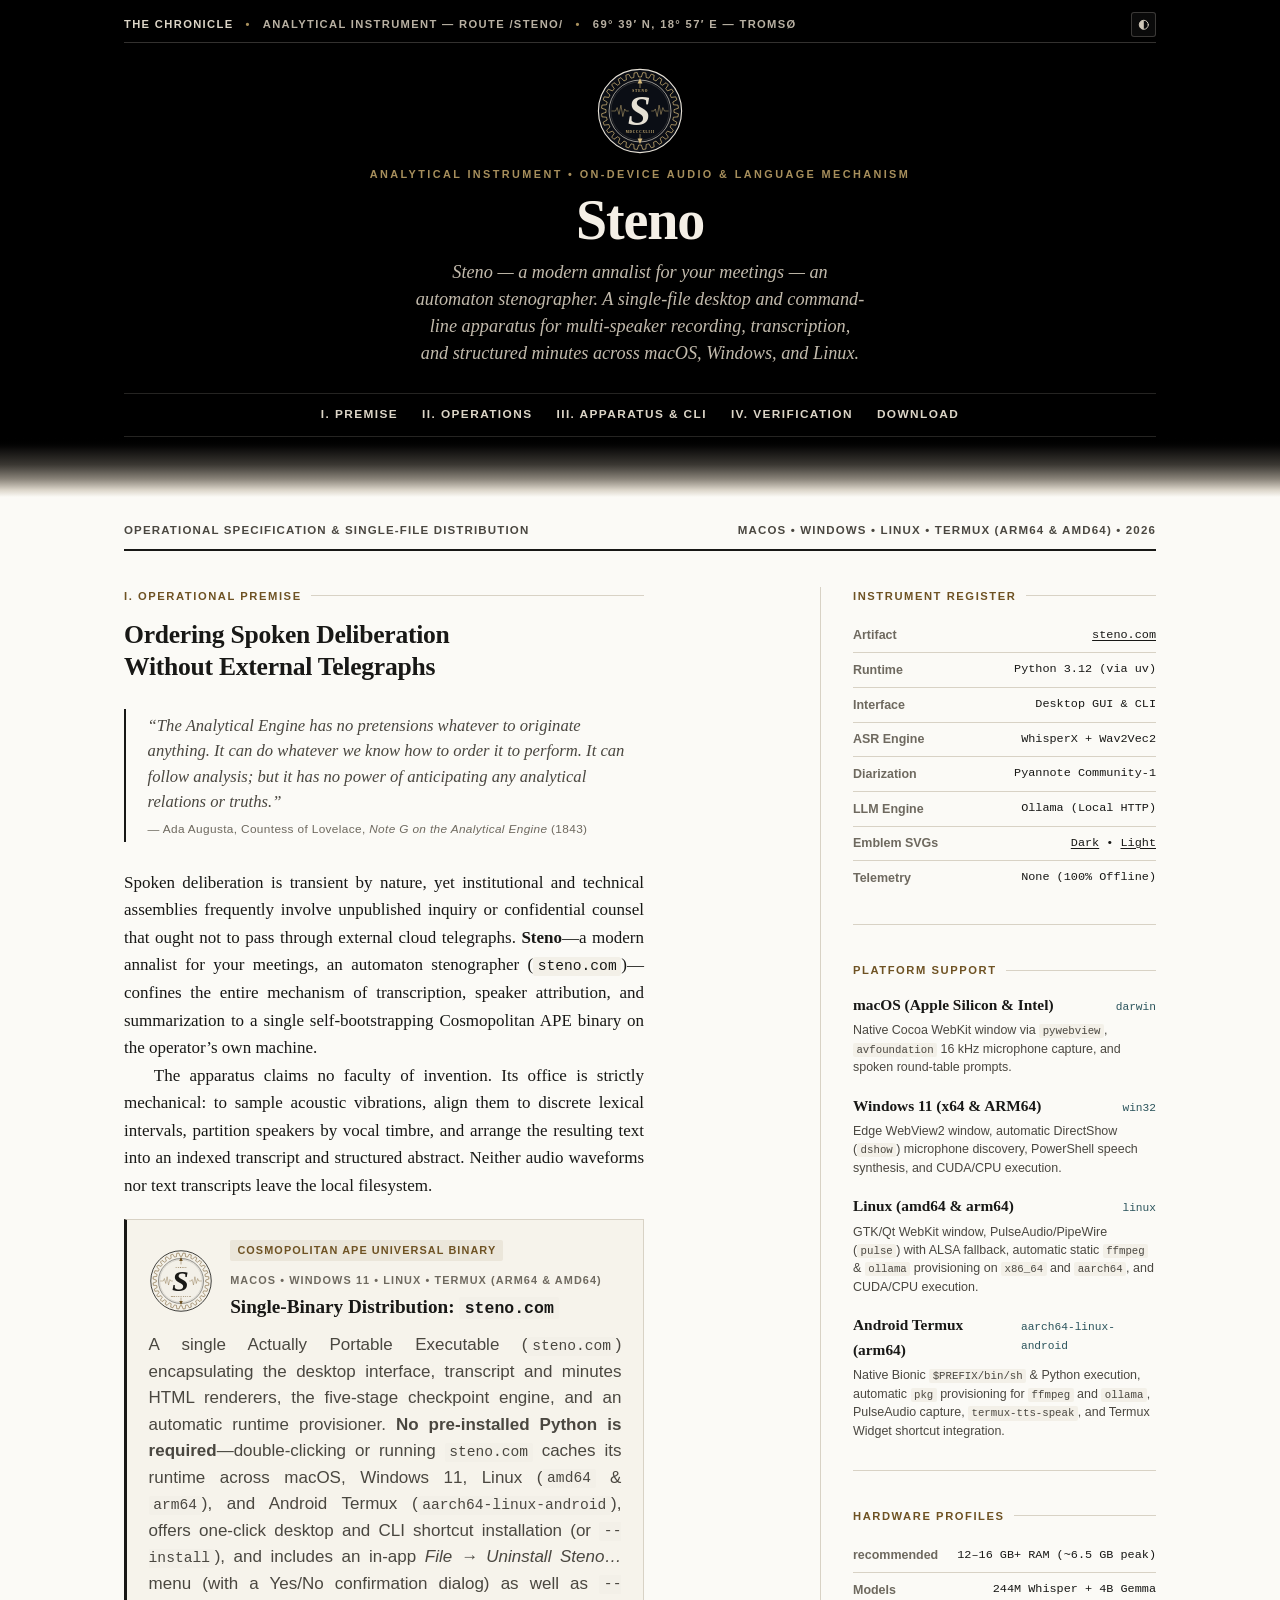
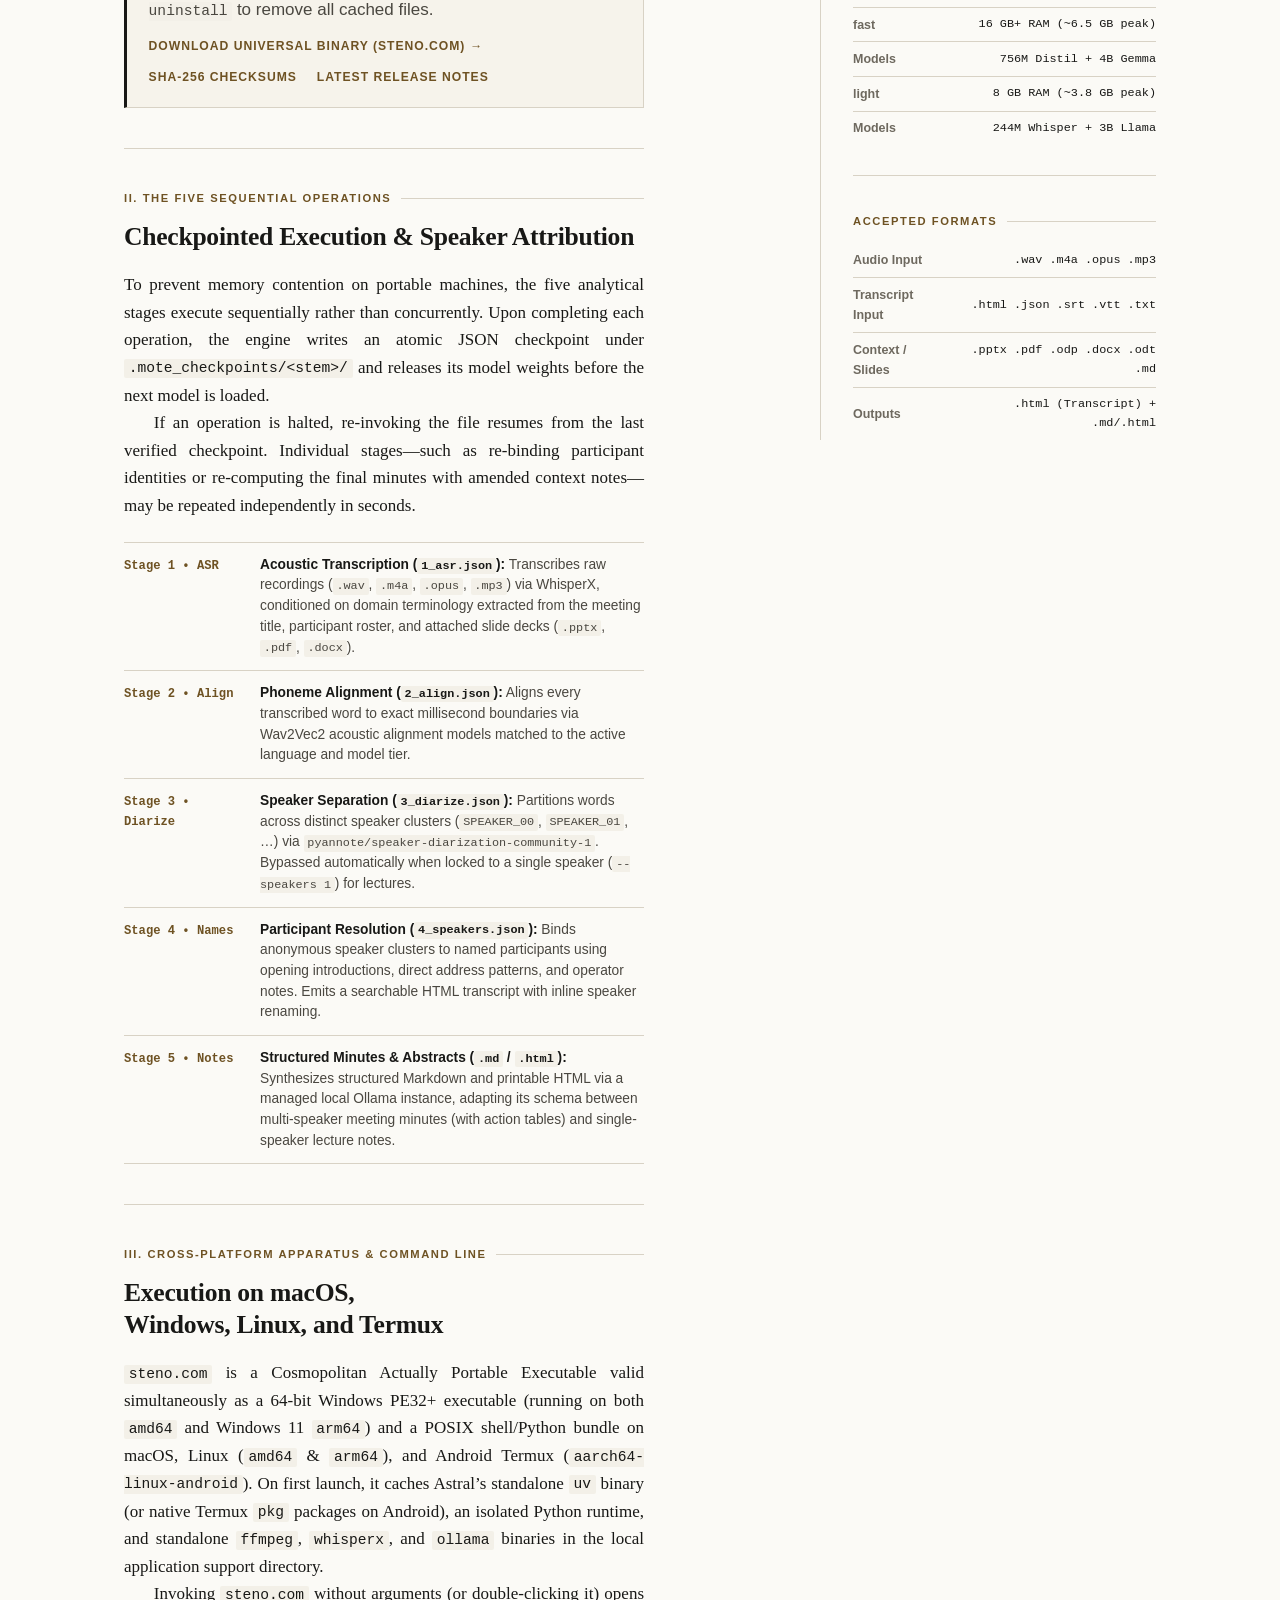
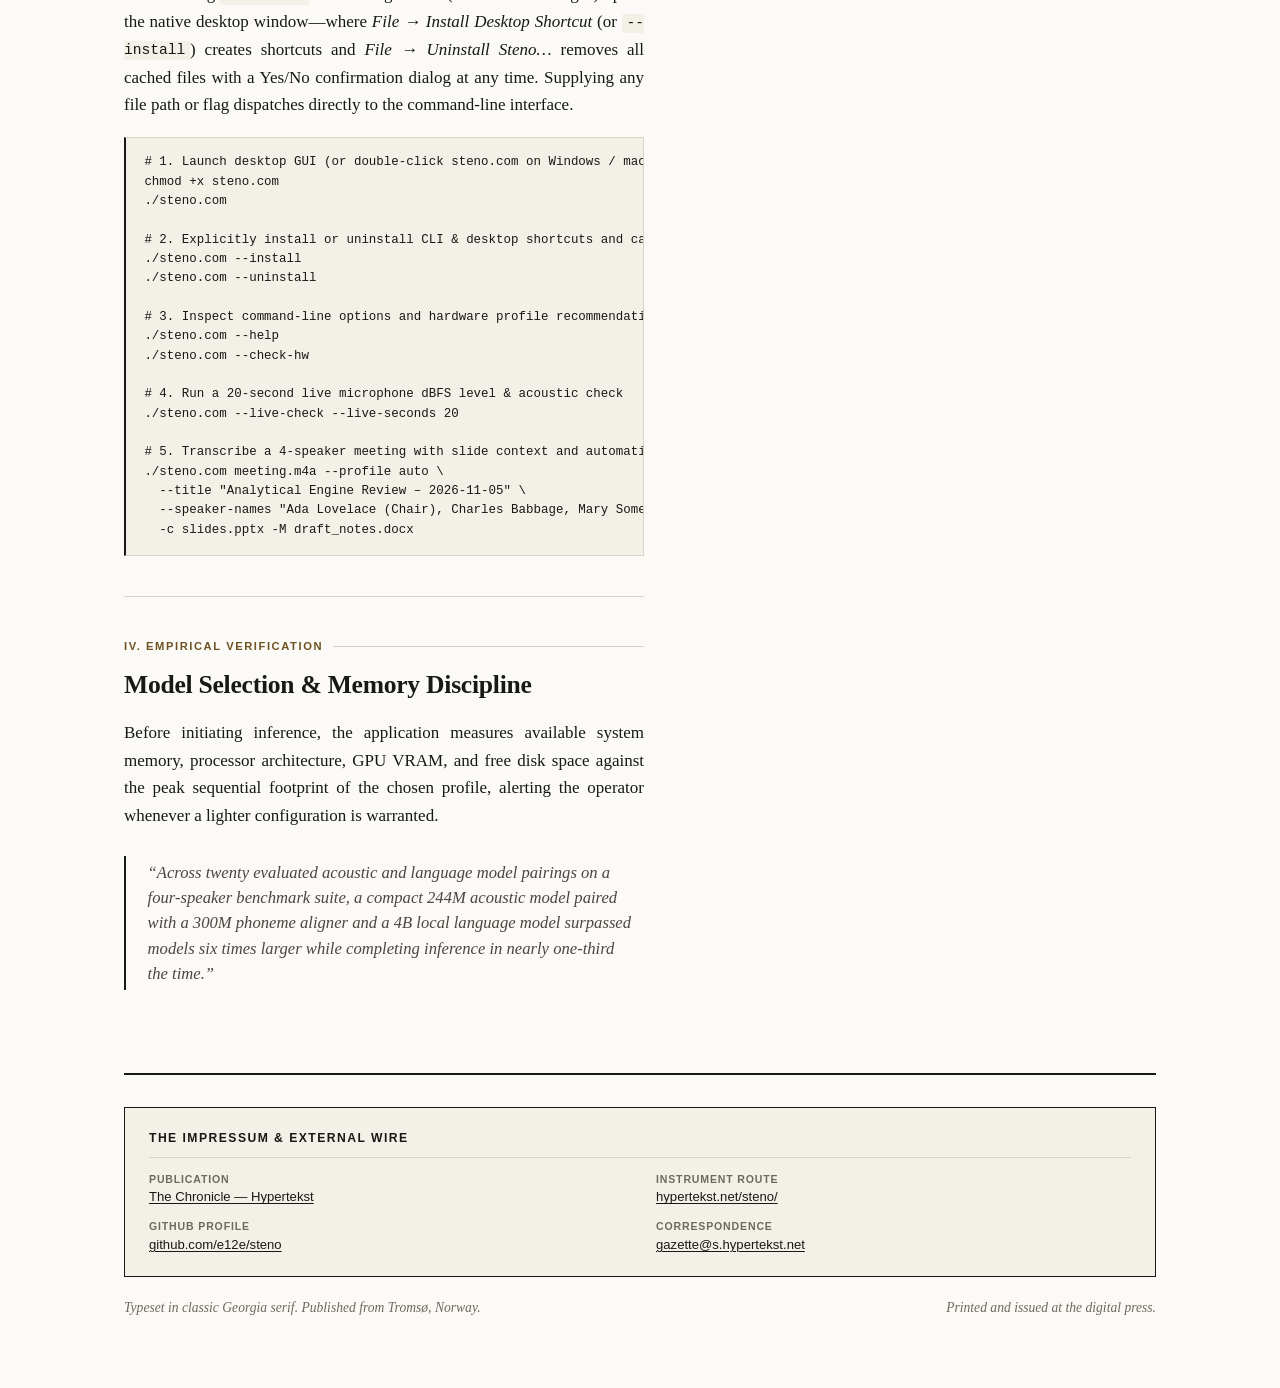
<file: www/rec/index.html>
<!DOCTYPE html>
<html lang="en-GB">
<head>
    <meta charset="UTF-8">
    <meta name="viewport" content="width=device-width, initial-scale=1.0">
    <!-- MANDATORY (modern-web-guidance/dark-mode): Declare light and dark support to prevent FOUC -->
    <meta name="color-scheme" content="light dark">
    <link rel="canonical" href="https://hypertekst.net/steno/">
    <link rel="icon" type="image/svg+xml" href="steno-logo.svg">
    <title>Steno — A Modern Annalist for Your Meetings — The Chronicle</title>
    <meta name="description" content="Steno — a modern annalist for your meetings — an automaton stenographer. Single-file local meeting transcription, speaker diarization, and structured minutes for macOS, Windows, and Linux.">

    <!-- Open Graph Social Sharing Cards -->
    <meta property="og:type" content="article">
    <meta property="og:site_name" content="The Chronicle">
    <meta property="og:title" content="Steno — A Modern Annalist for Your Meetings — An Automaton Stenographer">
    <meta property="og:description" content="Steno — a modern annalist for your meetings — an automaton stenographer. Single-file local apparatus for multi-speaker meeting transcription, speaker diarization, and structured minutes on macOS, Windows, and Linux.">
    <meta property="og:url" content="https://hypertekst.net/steno/">
    <meta property="og:image" content="https://hypertekst.net/steno/steno-logo-dark.png">
    <meta property="og:image:width" content="512">
    <meta property="og:image:height" content="512">
    <meta property="og:image:alt" content="Steno 1843 Automaton Stenographer 28-tooth Babbage seal with acoustic signal wave.">

    <!-- Twitter / X Card -->
    <meta name="twitter:card" content="summary">
    <meta name="twitter:title" content="Steno — A Modern Annalist for Your Meetings — An Automaton Stenographer">
    <meta name="twitter:description" content="Steno — a modern annalist for your meetings — an automaton stenographer. Single-file local apparatus for multi-speaker meeting transcription, speaker diarization, and structured minutes on macOS, Windows, and Linux.">
    <meta name="twitter:image" content="https://hypertekst.net/steno/steno-logo-dark.png">

    <script>
    /* Synchronous <head> theme bootstrap: prevents FOUC before first paint */
    (function () {
        try {
            var t = localStorage.getItem('ht_theme') || localStorage.getItem('ht_beta_theme');
            if (t === 'dark' || t === 'light') {
                document.documentElement.setAttribute('data-theme', t);
            }
        } catch (e) {}
    })();
    </script>
    <style>
        *, *::before, *::after {
            box-sizing: border-box;
            margin: 0;
            padding: 0;
            -webkit-font-smoothing: antialiased;
            -moz-osx-font-smoothing: grayscale;
        }
        :root {
            color-scheme: light dark;
            --in-oklab: ;
            --font-serif: "Georgia", "Times New Roman", "Nimbus Roman No9 L", serif;
            --font-sans: -apple-system, BlinkMacSystemFont, "Segoe UI", Roboto, Helvetica, Arial, sans-serif;
            --font-mono: ui-monospace, "SFMono-Regular", Menlo, Monaco, Consolas, monospace;
            --bg-canvas: #fbfaf6;
            --bg-elevated: #f3f0e8;
            --bg-card: #f6f3eb;
            --bg-surface: #fbfaf6;
            --text-primary: #181816;
            --text-secondary: #4a4740;
            --text-muted: #6e695f;
            --border-strong: #181816;
            --border-hairline: #d8d2c5;
            --accent-primary: #6e5223;
            --accent-secondary: #2b545c;
            --tag-bg: #ebe6da;
            @media (prefers-color-scheme: dark) {
                --bg-canvas: #05070b;
                --bg-elevated: #0b0e15;
                --bg-card: #0e121a;
                --bg-surface: #0b0e15;
                --text-primary: #e6e0d4;
                --text-secondary: #b5ad9e;
                --text-muted: #847d70;
                --border-strong: #a78f5c;
                --border-hairline: #222630;
                --accent-primary: #d4b87a;
                --accent-secondary: #a2bfc6;
                --tag-bg: #141923;
            }
            @supports (color: light-dark(white, black)) {
                --bg-canvas: light-dark(#fbfaf6, #05070b);
                --bg-elevated: light-dark(#f3f0e8, #0b0e15);
                --bg-card: light-dark(#f6f3eb, #0e121a);
                --bg-surface: light-dark(#fbfaf6, #0b0e15);
                --text-primary: light-dark(#181816, #e6e0d4);
                --text-secondary: light-dark(#4a4740, #b5ad9e);
                --text-muted: light-dark(#6e695f, #847d70);
                --border-strong: light-dark(#181816, #a78f5c);
                --border-hairline: light-dark(#d8d2c5, #222630);
                --accent-primary: light-dark(#6e5223, #d4b87a);
                --accent-secondary: light-dark(#2b545c, #a2bfc6);
                --tag-bg: light-dark(#ebe6da, #141923);
            }
            accent-color: var(--accent-primary);
        }
        @supports (background: linear-gradient(in oklab, white, black)) {
            :root { --in-oklab: in oklab; }
        }
        html[data-theme="light"] { color-scheme: light; }
        html[data-theme="dark"] { color-scheme: dark; }
        html {
            background-color: var(--bg-canvas);
            color: var(--text-primary);
            font-family: var(--font-serif);
            font-size: 100%;
            line-height: 1.62;
            scroll-behavior: smooth;
            transition: background-color 0.2s ease, color 0.2s ease;
        }
        body {
            min-height: 100vh;
            overflow-x: hidden;
            background-color: var(--bg-canvas);
            color: var(--text-primary);
        }
        a {
            color: var(--text-primary);
            text-decoration: underline;
            text-decoration-color: var(--border-strong);
            text-underline-offset: 0.18em;
            text-decoration-thickness: 1px;
            transition: color 0.15s ease, text-decoration-color 0.15s ease;
        }
        a:hover {
            color: var(--accent-primary);
            text-decoration-color: var(--accent-primary);
        }
        :focus-visible {
            outline: 2px solid var(--accent-secondary);
            outline-offset: 3px;
        }
        .nocturne-header {
            position: relative;
            background-color: #000000;
            color: #ece6da;
            width: 100%;
            overflow: hidden;
        }
        .header-inner {
            max-width: 1080px;
            margin: 0 auto;
            padding: 0.95rem 1.5rem 0;
            position: relative;
            z-index: 3;
        }
        .folio-bar {
            display: flex;
            justify-content: space-between;
            align-items: center;
            flex-wrap: nowrap;
            gap: 0.75rem;
            padding-bottom: 0.55rem;
            border-bottom: 1px solid rgba(230, 224, 212, 0.22);
            font-family: var(--font-sans);
            font-size: 0.7rem;
            font-weight: 600;
            text-transform: uppercase;
            letter-spacing: 0.12em;
            color: #b8b0a2;
            font-variant-numeric: tabular-nums;
        }
        .folio-meta {
            display: flex;
            align-items: center;
            gap: 0.35rem 0.75rem;
            flex-wrap: wrap;
            min-width: 0;
        }
        .folio-meta a {
            color: #dcd5c7;
            text-decoration: none;
        }
        .folio-meta a:hover {
            color: #d4b87a;
            text-decoration: underline;
        }
        .folio-dot { color: #a78f5c; }
        .theme-icon-btn {
            appearance: none;
            flex-shrink: 0;
            margin: -0.2rem 0 -0.2rem auto;
            display: inline-flex;
            align-items: center;
            justify-content: center;
            width: 1.55rem;
            height: 1.55rem;
            padding: 0;
            background: rgba(255, 255, 255, 0.04);
            border: 1px solid rgba(230, 224, 212, 0.22);
            border-radius: 3px;
            color: #cfc7b8;
            cursor: pointer;
            transition: background-color 0.15s ease, border-color 0.15s ease, color 0.15s ease;
        }
        .theme-icon-btn:hover {
            background: rgba(167, 143, 92, 0.22);
            border-color: #d4b87a;
            color: #f5e9d0;
        }
        .theme-icon-btn svg {
            width: 0.85rem;
            height: 0.85rem;
            display: none;
            stroke: currentColor;
            fill: none;
            stroke-width: 1.75;
            stroke-linecap: round;
            stroke-linejoin: round;
        }
        .theme-icon-btn[data-state="auto"] .icon-auto,
        .theme-icon-btn[data-state="dark"] .icon-dark,
        .theme-icon-btn[data-state="light"] .icon-light {
            display: block;
        }
        .masthead-lockup {
            text-align: center;
            padding: 1.5rem 0 0.5rem;
        }
        .masthead-seal {
            width: 5.5rem;
            height: 5.5rem;
            margin: 0 auto 0.65rem;
            display: block;
            --steno-bg: #0b0e15;
            --steno-ink: #e6e0d4;
            --steno-brass: #d4b87a;
        }
        .masthead-kicker {
            font-family: var(--font-sans);
            font-size: 0.68rem;
            font-weight: 700;
            text-transform: uppercase;
            letter-spacing: 0.22em;
            color: #a78f5c;
            margin-bottom: 0.45rem;
        }
        .site-title {
            font-family: var(--font-serif);
            font-size: clamp(2.1rem, 1.6rem + 2.4vw, 3.5rem);
            font-weight: 700;
            letter-spacing: -0.02em;
            line-height: 1.06;
            color: #f4efe6;
            margin-bottom: 0.55rem;
            text-wrap: balance;
        }
        .site-deck {
            font-family: var(--font-serif);
            font-style: italic;
            font-size: clamp(0.98rem, 0.9rem + 0.3vw, 1.18rem);
            color: #c2baac;
            max-width: 58ch;
            margin: 0 auto 1.15rem;
            line-height: 1.48;
            text-wrap: balance;
        }
        .masthead-nav {
            display: flex;
            justify-content: center;
            align-items: center;
            flex-wrap: wrap;
            gap: 0.4rem 1.5rem;
            padding: 0.55rem 0;
            border-top: 1px solid rgba(230, 224, 212, 0.16);
            border-bottom: 1px solid rgba(230, 224, 212, 0.16);
            font-family: var(--font-sans);
            font-size: 0.74rem;
            font-weight: 600;
            text-transform: uppercase;
            letter-spacing: 0.12em;
        }
        .masthead-nav a {
            color: #dcd5c7;
            text-decoration: none;
            padding: 0.15rem 0;
        }
        .masthead-nav a:hover {
            color: #d4b87a;
            text-decoration: underline;
            text-underline-offset: 0.25em;
        }
        .header-bleed {
            width: 100%;
            height: 3.75rem;
            position: relative;
            pointer-events: none;
            background: linear-gradient(
                to bottom var(--in-oklab),
                #000000 0%,
                light-dark(#121110, #020306) 22%,
                light-dark(#3b3833, #030408) 46%,
                light-dark(#8a847a, #040509) 70%,
                light-dark(#dad4c8, #05070b) 88%,
                var(--bg-canvas) 100%
            );
        }
        @media (prefers-color-scheme: dark) {
            html:not([data-theme="light"]) .header-bleed { height: 2.25rem; }
        }
        html[data-theme="dark"] .header-bleed { height: 2.25rem; }
        .page-shell {
            max-width: 1080px;
            margin: 0 auto;
            padding: 1.5rem 1.5rem 4.5rem;
        }
        .edition-banner {
            display: flex;
            justify-content: space-between;
            align-items: baseline;
            flex-wrap: wrap;
            gap: 0.5rem 1.5rem;
            padding-bottom: 0.6rem;
            margin-bottom: 2.25rem;
            border-bottom: 2px solid var(--border-strong);
            font-family: var(--font-sans);
            font-size: 0.72rem;
            font-weight: 700;
            text-transform: uppercase;
            letter-spacing: 0.1em;
            color: var(--text-secondary);
        }
        .broadsheet-grid {
            display: grid;
            grid-template-columns: minmax(0, 1fr) 21rem;
            gap: 3rem;
            align-items: start;
        }
        .primary-column {
            min-width: 0;
            max-width: 65ch;
        }
        .secondary-ledger {
            min-width: 0;
            border-left: 1px solid var(--border-hairline);
            padding-left: 2rem;
        }
        .section-kicker {
            font-family: var(--font-sans);
            font-size: 0.7rem;
            font-weight: 700;
            text-transform: uppercase;
            letter-spacing: 0.14em;
            color: var(--accent-primary);
            margin-bottom: 0.85rem;
            display: flex;
            align-items: center;
            gap: 0.6rem;
        }
        .section-kicker::after {
            content: "";
            flex: 1;
            height: 1px;
            background-color: var(--border-hairline);
        }
        .essay-article h2 {
            font-size: clamp(1.35rem, 1.2rem + 0.5vw, 1.6rem);
            font-weight: 700;
            line-height: 1.25;
            margin-bottom: 1.15rem;
            letter-spacing: -0.01em;
            text-wrap: balance;
        }
        .essay-article p {
            font-size: 1.0625rem;
            text-align: justify;
            text-justify: inter-word;
            text-wrap: pretty;
            hyphens: auto;
            -webkit-hyphens: auto;
            text-rendering: optimizeLegibility;
            font-variant-numeric: oldstyle-nums;
            font-feature-settings: "liga" 1, "kern" 1;
            widows: 2;
            orphans: 2;
        }
        .essay-article p + p {
            text-indent: 1.75em;
            margin-top: 0;
        }
        .essay-article blockquote {
            margin: 1.65rem 0;
            padding: 0.25rem 0 0.25rem 1.35rem;
            border-left: 2px solid var(--border-strong);
            font-style: italic;
            font-size: 1.04rem;
            line-height: 1.52;
            color: var(--text-secondary);
            text-wrap: pretty;
        }
        .quote-attribution {
            display: block;
            margin-top: 0.4rem;
            font-family: var(--font-sans);
            font-style: normal;
            font-size: 0.74rem;
            letter-spacing: 0.03em;
            color: var(--text-muted);
        }
        .section-divider {
            margin: 2.5rem 0;
            border: 0;
            border-top: 1px solid var(--border-hairline);
        }
        .dispatch-card {
            padding: 1.25rem 1.35rem;
            background-color: var(--bg-card);
            border: 1px solid var(--border-hairline);
            border-left: 3px solid var(--border-strong);
            margin: 1.25rem 0 1.75rem;
        }
        .dispatch-header-row {
            display: flex;
            align-items: center;
            gap: 1.1rem;
            margin-bottom: 0.65rem;
        }
        .dispatch-seal {
            width: 4rem;
            height: 4rem;
            flex-shrink: 0;
            display: block;
        }
        .dispatch-meta {
            display: flex;
            align-items: center;
            gap: 0.65rem;
            flex-wrap: wrap;
            font-family: var(--font-sans);
            font-size: 0.68rem;
            font-weight: 600;
            text-transform: uppercase;
            letter-spacing: 0.1em;
            color: var(--text-muted);
            margin-bottom: 0.35rem;
            font-variant-numeric: tabular-nums;
        }
        .dispatch-tag {
            background-color: var(--tag-bg);
            color: var(--accent-primary);
            padding: 0.1rem 0.45rem;
            border-radius: 2px;
        }
        .dispatch-title {
            font-size: 1.2rem;
            font-weight: 700;
            line-height: 1.25;
            margin-bottom: 0.15rem;
        }
        .dispatch-summary {
            font-size: 0.94rem;
            line-height: 1.56;
            color: var(--text-secondary);
            margin-bottom: 0.85rem;
            font-family: var(--font-sans);
        }
        .dispatch-action {
            font-family: var(--font-sans);
            font-size: 0.76rem;
            font-weight: 700;
            text-transform: uppercase;
            letter-spacing: 0.08em;
            display: flex;
            flex-wrap: wrap;
            gap: 0.65rem 1.25rem;
        }
        .dispatch-action a {
            color: var(--accent-primary);
            text-decoration: none;
        }
        .dispatch-action a:hover {
            text-decoration: underline;
        }
        .stage-ledger {
            margin: 1.4rem 0 1.6rem;
            border-top: 1px solid var(--border-hairline);
        }
        .stage-row {
            padding: 0.75rem 0;
            border-bottom: 1px solid var(--border-hairline);
            display: grid;
            grid-template-columns: 7.5rem minmax(0, 1fr);
            gap: 1rem;
            align-items: baseline;
        }
        .stage-code {
            font-family: var(--font-mono);
            font-size: 0.76rem;
            color: var(--accent-primary);
            font-weight: 600;
        }
        .stage-desc {
            font-family: var(--font-sans);
            font-size: 0.86rem;
            line-height: 1.5;
            color: var(--text-secondary);
        }
        .stage-desc strong {
            color: var(--text-primary);
            font-weight: 600;
        }
        pre.terminal-specimen {
            margin: 1.15rem 0 1.4rem;
            padding: 0.95rem 1.15rem;
            background-color: var(--bg-elevated);
            border: 1px solid var(--border-hairline);
            border-left: 2px solid var(--border-strong);
            font-family: var(--font-mono);
            font-size: 0.78rem;
            line-height: 1.55;
            color: var(--text-primary);
            overflow-x: auto;
        }
        code {
            font-family: var(--font-mono);
            font-size: 0.86em;
            background-color: var(--bg-elevated);
            padding: 0.1em 0.32em;
            border-radius: 2px;
        }
        pre code {
            background: none;
            padding: 0;
            font-size: inherit;
        }
        .ledger-block {
            margin-bottom: 2.25rem;
            padding-bottom: 1.85rem;
            border-bottom: 1px solid var(--border-hairline);
        }
        .ledger-block:last-child {
            border-bottom: none;
            margin-bottom: 0;
            padding-bottom: 0;
        }
        .almanac-table {
            width: 100%;
            border-collapse: collapse;
            font-family: var(--font-sans);
            font-size: 0.78rem;
            font-variant-numeric: tabular-nums;
        }
        .almanac-table tr {
            border-bottom: 1px solid var(--border-hairline);
        }
        .almanac-table tr:last-child {
            border-bottom: none;
        }
        .almanac-table th {
            text-align: left;
            padding: 0.42rem 0.5rem 0.42rem 0;
            color: var(--text-muted);
            font-weight: 600;
        }
        .almanac-table td {
            text-align: right;
            padding: 0.42rem 0;
            color: var(--text-primary);
            font-family: var(--font-mono);
            font-size: 0.74rem;
        }
        .instrument-list {
            list-style: none;
            display: grid;
            gap: 1.1rem;
        }
        .instrument-item {
            display: flex;
            flex-direction: column;
            gap: 0.2rem;
        }
        .instrument-header {
            display: flex;
            justify-content: space-between;
            align-items: baseline;
            gap: 0.5rem;
        }
        .instrument-name {
            font-family: var(--font-serif);
            font-weight: 700;
            font-size: 0.96rem;
        }
        .instrument-route {
            font-family: var(--font-mono);
            font-size: 0.7rem;
            color: var(--accent-secondary);
        }
        .instrument-desc {
            font-family: var(--font-sans);
            font-size: 0.78rem;
            line-height: 1.45;
            color: var(--text-secondary);
        }
        .site-footer {
            margin-top: 3.5rem;
            padding-top: 2rem;
            border-top: 2px solid var(--border-strong);
            font-family: var(--font-sans);
            font-size: 0.82rem;
            color: var(--text-secondary);
        }
        .impressum-box {
            padding: 1.35rem 1.5rem;
            background-color: var(--bg-elevated);
            border: 1px solid var(--border-strong);
            margin-bottom: 1.25rem;
        }
        .impressum-title {
            font-size: 0.76rem;
            font-weight: 800;
            text-transform: uppercase;
            letter-spacing: 0.12em;
            color: var(--text-primary);
            padding-bottom: 0.5rem;
            margin-bottom: 0.85rem;
            border-bottom: 1px solid var(--border-hairline);
        }
        .impressum-grid {
            display: grid;
            grid-template-columns: repeat(2, 1fr);
            gap: 0.75rem 2rem;
            line-height: 1.5;
        }
        .impressum-label {
            display: block;
            font-size: 0.66rem;
            font-weight: 700;
            text-transform: uppercase;
            letter-spacing: 0.08em;
            color: var(--text-muted);
        }
        .colophon-note {
            display: flex;
            justify-content: space-between;
            align-items: center;
            flex-wrap: wrap;
            gap: 0.5rem;
            font-family: var(--font-serif);
            font-style: italic;
            font-size: 0.85rem;
            color: var(--text-muted);
        }
        @media (max-width: 920px) {
            .broadsheet-grid {
                grid-template-columns: 1fr;
                gap: 2.5rem;
            }
            .primary-column { max-width: 65ch; }
            .secondary-ledger {
                border-left: none;
                border-top: 1px solid var(--border-hairline);
                padding-left: 0;
                padding-top: 2rem;
            }
        }
        @media (max-width: 640px) {
            .header-inner { padding: 0.75rem 1rem 0; }
            .folio-bar { font-size: 0.62rem; letter-spacing: 0.08em; }
            .folio-wire { display: none; }
            .masthead-lockup { padding: 1.25rem 0 0.4rem; }
            .masthead-nav { gap: 0.4rem 1rem; font-size: 0.68rem; }
            .page-shell { padding: 1.25rem 1rem 3rem; }
            .essay-article p { text-align: left; font-size: 1rem; }
            .stage-row { grid-template-columns: 1fr; gap: 0.25rem; }
            .impressum-grid { grid-template-columns: 1fr; }
        }
    </style>
</head>
<body>

    <!-- ======================================================================
         1. Nocturnal Header & Masthead
         ====================================================================== -->
    <header class="nocturne-header">
        <div class="header-inner">
            <div class="folio-bar">
                <div class="folio-meta">
                    <span><a href="/">The Chronicle</a></span>
                    <span class="folio-dot" aria-hidden="true">•</span>
                    <span>Analytical Instrument — Route /steno/</span>
                    <span class="folio-dot" aria-hidden="true">•</span>
                    <span>69° 39′ N, 18° 57′ E<span class="folio-wire"> — Tromsø</span></span>
                </div>

                <!-- Single-Icon 3-State Theme Switcher (Auto -> Dark -> Light) -->
                <button type="button"
                        id="theme-cycle-btn"
                        class="theme-icon-btn"
                        data-state="auto"
                        aria-label="Theme: System Auto. Click to switch to Dark mode."
                        title="Theme: System Auto (click to cycle Auto / Dark / Light)">
                    <svg class="icon-auto" width="14" height="14" viewBox="0 0 24 24" aria-hidden="true">
                        <circle cx="12" cy="12" r="8"></circle>
                        <path d="M12 4a8 8 0 0 0 0 16Z" fill="currentColor" stroke="none"></path>
                    </svg>
                    <svg class="icon-dark" width="14" height="14" viewBox="0 0 24 24" aria-hidden="true">
                        <path d="M20.5 14.5A8.5 8.5 0 0 1 9.5 3.5a8.5 8.5 0 1 0 11 11Z"></path>
                    </svg>
                    <svg class="icon-light" width="14" height="14" viewBox="0 0 24 24" aria-hidden="true">
                        <circle cx="12" cy="12" r="4.5"></circle>
                        <line x1="12" y1="2.5" x2="12" y2="5"></line>
                        <line x1="12" y1="19" x2="12" y2="21.5"></line>
                        <line x1="4.9" y1="4.9" x2="6.7" y2="6.7"></line>
                        <line x1="17.3" y1="17.3" x2="19.1" y2="19.1"></line>
                        <line x1="2.5" y1="12" x2="5" y2="12"></line>
                        <line x1="19" y1="12" x2="21.5" y2="12"></line>
                        <line x1="4.9" y1="19.1" x2="6.7" y2="17.3"></line>
                        <line x1="17.3" y1="6.7" x2="19.1" y2="4.9"></line>
                    </svg>
                </button>
            </div>

            <div class="masthead-lockup">
                <svg class="masthead-seal" viewBox="0 0 512 512" width="88" height="88" aria-hidden="true">
                        <circle cx="256" cy="256" r="246" fill="var(--steno-bg, var(--bg-elevated))" stroke="none"/>
                        <circle cx="256" cy="256" r="242" stroke="var(--steno-ink, var(--text-primary))" fill="none" stroke-width="6.5"/>
                        <path d="M 256.00 58.00 L 264.00 58.16 L 272.07 32.58 L 290.05 34.60 L 292.23 61.34 L 300.06 62.96 L 307.82 64.90 L 321.38 41.76 L 338.46 47.73 L 334.64 74.28 L 341.91 77.61 L 349.04 81.22 L 367.42 61.68 L 382.74 71.30 L 373.10 96.34 L 379.45 101.20 L 385.60 106.31 L 407.87 91.34 L 420.66 104.13 L 405.69 126.40 L 410.80 132.55 L 415.66 138.90 L 440.70 129.26 L 450.32 144.58 L 430.78 162.96 L 434.39 170.09 L 437.72 177.36 L 464.27 173.54 L 470.24 190.62 L 447.10 204.18 L 449.04 211.94 L 450.66 219.77 L 477.40 221.95 L 479.42 239.93 L 453.84 248.00 L 454.00 256.00 L 453.84 264.00 L 479.42 272.07 L 477.40 290.05 L 450.66 292.23 L 449.04 300.06 L 447.10 307.82 L 470.24 321.38 L 464.27 338.46 L 437.72 334.64 L 434.39 341.91 L 430.78 349.04 L 450.32 367.42 L 440.70 382.74 L 415.66 373.10 L 410.80 379.45 L 405.69 385.60 L 420.66 407.87 L 407.87 420.66 L 385.60 405.69 L 379.45 410.80 L 373.10 415.66 L 382.74 440.70 L 367.42 450.32 L 349.04 430.78 L 341.91 434.39 L 334.64 437.72 L 338.46 464.27 L 321.38 470.24 L 307.82 447.10 L 300.06 449.04 L 292.23 450.66 L 290.05 477.40 L 272.07 479.42 L 264.00 453.84 L 256.00 454.00 L 248.00 453.84 L 239.93 479.42 L 221.95 477.40 L 219.77 450.66 L 211.94 449.04 L 204.18 447.10 L 190.62 470.24 L 173.54 464.27 L 177.36 437.72 L 170.09 434.39 L 162.96 430.78 L 144.58 450.32 L 129.26 440.70 L 138.90 415.66 L 132.55 410.80 L 126.40 405.69 L 104.13 420.66 L 91.34 407.87 L 106.31 385.60 L 101.20 379.45 L 96.34 373.10 L 71.30 382.74 L 61.68 367.42 L 81.22 349.04 L 77.61 341.91 L 74.28 334.64 L 47.73 338.46 L 41.76 321.38 L 64.90 307.82 L 62.96 300.06 L 61.34 292.23 L 34.60 290.05 L 32.58 272.07 L 58.16 264.00 L 58.00 256.00 L 58.16 248.00 L 32.58 239.93 L 34.60 221.95 L 61.34 219.77 L 62.96 211.94 L 64.90 204.18 L 41.76 190.62 L 47.73 173.54 L 74.28 177.36 L 77.61 170.09 L 81.22 162.96 L 61.68 144.58 L 71.30 129.26 L 96.34 138.90 L 101.20 132.55 L 106.31 126.40 L 91.34 104.13 L 104.13 91.34 L 126.40 106.31 L 132.55 101.20 L 138.90 96.34 L 129.26 71.30 L 144.58 61.68 L 162.96 81.22 L 170.09 77.61 L 177.36 74.28 L 173.54 47.73 L 190.62 41.76 L 204.18 64.90 L 211.94 62.96 L 219.77 61.34 L 221.95 34.60 L 239.93 32.58 L 248.00 58.16 Z" stroke="var(--steno-brass, var(--accent-primary))" fill="none" stroke-width="4.2" stroke-linejoin="round"/>
                        <circle cx="256" cy="256" r="180" stroke="var(--steno-ink, var(--text-primary))" fill="none" stroke-width="3.8"/>
                        <circle cx="256" cy="256" r="170" stroke="var(--steno-ink, var(--text-primary))" fill="none" stroke-width="1.2" opacity="0.7"/>
                        <line x1="256" y1="78" x2="256" y2="120" stroke="var(--steno-brass, var(--accent-primary))" stroke-width="3.5" stroke-linecap="round"/>
                        <line x1="256" y1="392" x2="256" y2="434" stroke="var(--steno-brass, var(--accent-primary))" stroke-width="3.5" stroke-linecap="round"/>
                        <polygon points="256,64 242,96 270,96" fill="var(--steno-brass, var(--accent-primary))"/>
                        <polygon points="256,448 242,416 270,416" fill="var(--steno-brass, var(--accent-primary))"/>
                        <path d="M 92 256 L 114 256 L 123 236 L 134 276 L 145 222 L 156 288 L 167 244 L 175 256 L 188 256" stroke="var(--steno-brass, var(--accent-primary))" fill="none" stroke-width="2.8" stroke-linecap="round" stroke-linejoin="round"/>
                        <path d="M 324 256 L 337 256 L 345 244 L 356 288 L 367 222 L 378 276 L 389 236 L 398 256 L 420 256" stroke="var(--steno-brass, var(--accent-primary))" fill="none" stroke-width="2.8" stroke-linecap="round" stroke-linejoin="round"/>
                        <text x="258" y="148" text-anchor="middle" style="font-family:Georgia,Baskerville,'Times New Roman',serif;font-weight:700;font-size:20px;letter-spacing:0.26em;fill:var(--steno-brass, var(--accent-primary));">STENO</text>
                        <text x="252" y="338" text-anchor="middle" style="font-family:Georgia,Baskerville,'Times New Roman',serif;font-weight:700;font-style:italic;font-size:242px;fill:var(--steno-ink, var(--text-primary));">S</text>
                        <text x="258" y="384" text-anchor="middle" style="font-family:Georgia,Baskerville,'Times New Roman',serif;font-weight:700;font-size:19px;letter-spacing:0.26em;fill:var(--steno-brass, var(--accent-primary));">MDCCCXLIII</text>
                    </svg>
                <p class="masthead-kicker">Analytical Instrument • On-Device Audio &amp; Language Mechanism</p>
                <h1 class="site-title">Steno</h1>
                <p class="site-deck">Steno — a modern annalist for your meetings — an automaton stenographer. A single-file desktop and command-line apparatus for multi-speaker recording, transcription, and structured minutes across macOS, Windows, and Linux.</p>
            </div>

            <nav class="masthead-nav" aria-label="Primary Sections">
                <a href="#premise">I. Premise</a>
                <a href="#pipeline">II. Operations</a>
                <a href="#platforms">III. Apparatus &amp; CLI</a>
                <a href="#benchmarks">IV. Verification</a>
                <a href="#download">Download</a>
            </nav>
        </div>
    </header>

    <div class="header-bleed" aria-hidden="true"></div>

    <!-- ======================================================================
         2. Main Broadsheet Shell (2-Column Asymmetric Layout)
         ====================================================================== -->
    <main class="page-shell">

        <div class="edition-banner">
            <span>Operational Specification &amp; Single-File Distribution</span>
            <span>macOS • Windows • Linux • Termux (arm64 &amp; amd64) • 2026</span>
        </div>

        <div class="broadsheet-grid">

            <!-- ==============================================================
                 Left / Primary Column (65ch Optimal Reading Measure)
                 ============================================================== -->
            <div class="primary-column">

                <article class="essay-article" id="premise">
                    <div class="section-kicker">I. Operational Premise</div>
                    <h2>Ordering Spoken Deliberation Without External Telegraphs</h2>

                    <blockquote>
                        “The Analytical Engine has no pretensions whatever to originate anything. It can do whatever we know how to order it to perform. It can follow analysis; but it has no power of anticipating any analytical relations or truths.”
                        <span class="quote-attribution">— Ada Augusta, Countess of Lovelace, <em>Note G on the Analytical Engine</em> (1843)</span>
                    </blockquote>

                    <p>Spoken deliberation is transient by nature, yet institutional and technical assemblies frequently involve unpublished inquiry or confidential counsel that ought not to pass through external cloud telegraphs. <strong>Steno</strong>—a modern annalist for your meetings, an automaton stenographer (<code>steno.com</code>)—confines the entire mechanism of transcription, speaker attribution, and summarization to a single self-bootstrapping Cosmopolitan APE binary on the operator’s own machine.</p>

                    <p>The apparatus claims no faculty of invention. Its office is strictly mechanical: to sample acoustic vibrations, align them to discrete lexical intervals, partition speakers by vocal timbre, and arrange the resulting text into an indexed transcript and structured abstract. Neither audio waveforms nor text transcripts leave the local filesystem.</p>

                    <div class="dispatch-card" id="download">
                        <div class="dispatch-header-row">
                            <svg class="dispatch-seal" viewBox="0 0 512 512" width="88" height="88" aria-hidden="true">
                        <circle cx="256" cy="256" r="246" fill="var(--steno-bg, var(--bg-elevated))" stroke="none"/>
                        <circle cx="256" cy="256" r="242" stroke="var(--steno-ink, var(--text-primary))" fill="none" stroke-width="6.5"/>
                        <path d="M 256.00 58.00 L 264.00 58.16 L 272.07 32.58 L 290.05 34.60 L 292.23 61.34 L 300.06 62.96 L 307.82 64.90 L 321.38 41.76 L 338.46 47.73 L 334.64 74.28 L 341.91 77.61 L 349.04 81.22 L 367.42 61.68 L 382.74 71.30 L 373.10 96.34 L 379.45 101.20 L 385.60 106.31 L 407.87 91.34 L 420.66 104.13 L 405.69 126.40 L 410.80 132.55 L 415.66 138.90 L 440.70 129.26 L 450.32 144.58 L 430.78 162.96 L 434.39 170.09 L 437.72 177.36 L 464.27 173.54 L 470.24 190.62 L 447.10 204.18 L 449.04 211.94 L 450.66 219.77 L 477.40 221.95 L 479.42 239.93 L 453.84 248.00 L 454.00 256.00 L 453.84 264.00 L 479.42 272.07 L 477.40 290.05 L 450.66 292.23 L 449.04 300.06 L 447.10 307.82 L 470.24 321.38 L 464.27 338.46 L 437.72 334.64 L 434.39 341.91 L 430.78 349.04 L 450.32 367.42 L 440.70 382.74 L 415.66 373.10 L 410.80 379.45 L 405.69 385.60 L 420.66 407.87 L 407.87 420.66 L 385.60 405.69 L 379.45 410.80 L 373.10 415.66 L 382.74 440.70 L 367.42 450.32 L 349.04 430.78 L 341.91 434.39 L 334.64 437.72 L 338.46 464.27 L 321.38 470.24 L 307.82 447.10 L 300.06 449.04 L 292.23 450.66 L 290.05 477.40 L 272.07 479.42 L 264.00 453.84 L 256.00 454.00 L 248.00 453.84 L 239.93 479.42 L 221.95 477.40 L 219.77 450.66 L 211.94 449.04 L 204.18 447.10 L 190.62 470.24 L 173.54 464.27 L 177.36 437.72 L 170.09 434.39 L 162.96 430.78 L 144.58 450.32 L 129.26 440.70 L 138.90 415.66 L 132.55 410.80 L 126.40 405.69 L 104.13 420.66 L 91.34 407.87 L 106.31 385.60 L 101.20 379.45 L 96.34 373.10 L 71.30 382.74 L 61.68 367.42 L 81.22 349.04 L 77.61 341.91 L 74.28 334.64 L 47.73 338.46 L 41.76 321.38 L 64.90 307.82 L 62.96 300.06 L 61.34 292.23 L 34.60 290.05 L 32.58 272.07 L 58.16 264.00 L 58.00 256.00 L 58.16 248.00 L 32.58 239.93 L 34.60 221.95 L 61.34 219.77 L 62.96 211.94 L 64.90 204.18 L 41.76 190.62 L 47.73 173.54 L 74.28 177.36 L 77.61 170.09 L 81.22 162.96 L 61.68 144.58 L 71.30 129.26 L 96.34 138.90 L 101.20 132.55 L 106.31 126.40 L 91.34 104.13 L 104.13 91.34 L 126.40 106.31 L 132.55 101.20 L 138.90 96.34 L 129.26 71.30 L 144.58 61.68 L 162.96 81.22 L 170.09 77.61 L 177.36 74.28 L 173.54 47.73 L 190.62 41.76 L 204.18 64.90 L 211.94 62.96 L 219.77 61.34 L 221.95 34.60 L 239.93 32.58 L 248.00 58.16 Z" stroke="var(--steno-brass, var(--accent-primary))" fill="none" stroke-width="4.2" stroke-linejoin="round"/>
                        <circle cx="256" cy="256" r="180" stroke="var(--steno-ink, var(--text-primary))" fill="none" stroke-width="3.8"/>
                        <circle cx="256" cy="256" r="170" stroke="var(--steno-ink, var(--text-primary))" fill="none" stroke-width="1.2" opacity="0.7"/>
                        <line x1="256" y1="78" x2="256" y2="120" stroke="var(--steno-brass, var(--accent-primary))" stroke-width="3.5" stroke-linecap="round"/>
                        <line x1="256" y1="392" x2="256" y2="434" stroke="var(--steno-brass, var(--accent-primary))" stroke-width="3.5" stroke-linecap="round"/>
                        <polygon points="256,64 242,96 270,96" fill="var(--steno-brass, var(--accent-primary))"/>
                        <polygon points="256,448 242,416 270,416" fill="var(--steno-brass, var(--accent-primary))"/>
                        <path d="M 92 256 L 114 256 L 123 236 L 134 276 L 145 222 L 156 288 L 167 244 L 175 256 L 188 256" stroke="var(--steno-brass, var(--accent-primary))" fill="none" stroke-width="2.8" stroke-linecap="round" stroke-linejoin="round"/>
                        <path d="M 324 256 L 337 256 L 345 244 L 356 288 L 367 222 L 378 276 L 389 236 L 398 256 L 420 256" stroke="var(--steno-brass, var(--accent-primary))" fill="none" stroke-width="2.8" stroke-linecap="round" stroke-linejoin="round"/>
                        <text x="258" y="148" text-anchor="middle" style="font-family:Georgia,Baskerville,'Times New Roman',serif;font-weight:700;font-size:20px;letter-spacing:0.26em;fill:var(--steno-brass, var(--accent-primary));">STENO</text>
                        <text x="252" y="338" text-anchor="middle" style="font-family:Georgia,Baskerville,'Times New Roman',serif;font-weight:700;font-style:italic;font-size:242px;fill:var(--steno-ink, var(--text-primary));">S</text>
                        <text x="258" y="384" text-anchor="middle" style="font-family:Georgia,Baskerville,'Times New Roman',serif;font-weight:700;font-size:19px;letter-spacing:0.26em;fill:var(--steno-brass, var(--accent-primary));">MDCCCXLIII</text>
                    </svg>
                            <div>
                                <div class="dispatch-meta">
                                    <span class="dispatch-tag">Cosmopolitan APE Universal Binary</span>
                                    <span>macOS • Windows 11 • Linux • Termux (arm64 &amp; amd64)</span>
                                </div>
                                <h3 class="dispatch-title">Single-Binary Distribution: <code>steno.com</code></h3>
                            </div>
                        </div>
                        <p class="dispatch-summary">
                            A single Actually Portable Executable (<code>steno.com</code>) encapsulating the desktop interface, transcript and minutes HTML renderers, the five-stage checkpoint engine, and an automatic runtime provisioner. <strong>No pre-installed Python is required</strong>—double-clicking or running <code>steno.com</code> caches its runtime across macOS, Windows 11, Linux (<code>amd64</code> &amp; <code>arm64</code>), and Android Termux (<code>aarch64-linux-android</code>), offers one-click desktop and CLI shortcut installation (or <code>--install</code>), and includes an in-app <em>File → Uninstall Steno…</em> menu (with a Yes/No confirmation dialog) as well as <code>--uninstall</code> to remove all cached files.
                        </p>
                        <div class="dispatch-action">
                            <a href="https://github.com/e12e/steno/releases/latest/download/steno.com" rel="noopener">Download Universal Binary (steno.com) →</a>
                            <a href="https://github.com/e12e/steno/releases/latest/download/SHA256SUMS.txt" rel="noopener">SHA-256 Checksums</a>
                            <a href="https://github.com/e12e/steno/releases/latest" rel="noopener">Latest Release Notes</a>
                        </div>
                    </div>

                    <hr class="section-divider" id="pipeline">

                    <div class="section-kicker">II. The Five Sequential Operations</div>
                    <h2>Checkpointed Execution &amp; Speaker Attribution</h2>

                    <p>To prevent memory contention on portable machines, the five analytical stages execute sequentially rather than concurrently. Upon completing each operation, the engine writes an atomic JSON checkpoint under <code>.mote_checkpoints/&lt;stem&gt;/</code> and releases its model weights before the next model is loaded.</p>

                    <p>If an operation is halted, re-invoking the file resumes from the last verified checkpoint. Individual stages—such as re-binding participant identities or re-computing the final minutes with amended context notes—may be repeated independently in seconds.</p>

                    <div class="stage-ledger" role="list" aria-label="Pipeline Stages">
                        <div class="stage-row" role="listitem">
                            <span class="stage-code">Stage 1 • ASR</span>
                            <div class="stage-desc">
                                <strong>Acoustic Transcription (<code>1_asr.json</code>):</strong> Transcribes raw recordings (<code>.wav</code>, <code>.m4a</code>, <code>.opus</code>, <code>.mp3</code>) via WhisperX, conditioned on domain terminology extracted from the meeting title, participant roster, and attached slide decks (<code>.pptx</code>, <code>.pdf</code>, <code>.docx</code>).
                            </div>
                        </div>
                        <div class="stage-row" role="listitem">
                            <span class="stage-code">Stage 2 • Align</span>
                            <div class="stage-desc">
                                <strong>Phoneme Alignment (<code>2_align.json</code>):</strong> Aligns every transcribed word to exact millisecond boundaries via Wav2Vec2 acoustic alignment models matched to the active language and model tier.
                            </div>
                        </div>
                        <div class="stage-row" role="listitem">
                            <span class="stage-code">Stage 3 • Diarize</span>
                            <div class="stage-desc">
                                <strong>Speaker Separation (<code>3_diarize.json</code>):</strong> Partitions words across distinct speaker clusters (<code>SPEAKER_00</code>, <code>SPEAKER_01</code>, …) via <code>pyannote/speaker-diarization-community-1</code>. Bypassed automatically when locked to a single speaker (<code>--speakers 1</code>) for lectures.
                            </div>
                        </div>
                        <div class="stage-row" role="listitem">
                            <span class="stage-code">Stage 4 • Names</span>
                            <div class="stage-desc">
                                <strong>Participant Resolution (<code>4_speakers.json</code>):</strong> Binds anonymous speaker clusters to named participants using opening introductions, direct address patterns, and operator notes. Emits a searchable HTML transcript with inline speaker renaming.
                            </div>
                        </div>
                        <div class="stage-row" role="listitem">
                            <span class="stage-code">Stage 5 • Notes</span>
                            <div class="stage-desc">
                                <strong>Structured Minutes &amp; Abstracts (<code>.md</code> / <code>.html</code>):</strong> Synthesizes structured Markdown and printable HTML via a managed local Ollama instance, adapting its schema between multi-speaker meeting minutes (with action tables) and single-speaker lecture notes.
                            </div>
                        </div>
                    </div>

                    <hr class="section-divider" id="platforms">

                    <div class="section-kicker">III. Cross-Platform Apparatus &amp; Command Line</div>
                    <h2>Execution on macOS, Windows, Linux, and Termux</h2>

                    <p><code>steno.com</code> is a Cosmopolitan Actually Portable Executable valid simultaneously as a 64-bit Windows PE32+ executable (running on both <code>amd64</code> and Windows 11 <code>arm64</code>) and a POSIX shell/Python bundle on macOS, Linux (<code>amd64</code> &amp; <code>arm64</code>), and Android Termux (<code>aarch64-linux-android</code>). On first launch, it caches Astral’s standalone <code>uv</code> binary (or native Termux <code>pkg</code> packages on Android), an isolated Python runtime, and standalone <code>ffmpeg</code>, <code>whisperx</code>, and <code>ollama</code> binaries in the local application support directory.</p>

                    <p>Invoking <code>steno.com</code> without arguments (or double-clicking it) opens the native desktop window—where <em>File → Install Desktop Shortcut</em> (or <code>--install</code>) creates shortcuts and <em>File → Uninstall Steno…</em> removes all cached files with a Yes/No confirmation dialog at any time. Supplying any file path or flag dispatches directly to the command-line interface.</p>

                    <pre class="terminal-specimen"><code># 1. Launch desktop GUI (or double-click steno.com on Windows / macOS / Linux)
chmod +x steno.com
./steno.com

# 2. Explicitly install or uninstall CLI &amp; desktop shortcuts and cached runtime
./steno.com --install
./steno.com --uninstall

# 3. Inspect command-line options and hardware profile recommendations
./steno.com --help
./steno.com --check-hw

# 4. Run a 20-second live microphone dBFS level &amp; acoustic check
./steno.com --live-check --live-seconds 20

# 5. Transcribe a 4-speaker meeting with slide context and automatic hardware profile
./steno.com meeting.m4a --profile auto \
  --title "Analytical Engine Review – 2026-11-05" \
  --speaker-names "Ada Lovelace (Chair), Charles Babbage, Mary Somerville, Luigi Menabrea" \
  -c slides.pptx -M draft_notes.docx</code></pre>

                    <hr class="section-divider" id="benchmarks">

                    <div class="section-kicker">IV. Empirical Verification</div>
                    <h2>Model Selection &amp; Memory Discipline</h2>

                    <p>Before initiating inference, the application measures available system memory, processor architecture, GPU VRAM, and free disk space against the peak sequential footprint of the chosen profile, alerting the operator whenever a lighter configuration is warranted.</p>

                    <blockquote>
                        “Across twenty evaluated acoustic and language model pairings on a four-speaker benchmark suite, a compact 244M acoustic model paired with a 300M phoneme aligner and a 4B local language model surpassed models six times larger while completing inference in nearly one-third the time.”
                    </blockquote>
                </article>

            </div>

            <!-- ==============================================================
                 Right / Secondary Ledger (Register, Platforms & Profiles)
                 ============================================================== -->
            <aside class="secondary-ledger" aria-label="Technical Register and Platform Specifications">

                <section class="ledger-block" aria-labelledby="heading-register">
                    <h2 class="section-kicker" id="heading-register">Instrument Register</h2>
                    <table class="almanac-table">
                        <tbody>
                            <tr>
                                <th scope="row">Artifact</th>
                                <td><a href="https://github.com/e12e/steno/releases/latest/download/steno.com" rel="noopener">steno.com</a></td>
                            </tr>
                            <tr>
                                <th scope="row">Runtime</th>
                                <td>Python 3.12 (via uv)</td>
                            </tr>
                            <tr>
                                <th scope="row">Interface</th>
                                <td>Desktop GUI &amp; CLI</td>
                            </tr>
                            <tr>
                                <th scope="row">ASR Engine</th>
                                <td>WhisperX + Wav2Vec2</td>
                            </tr>
                            <tr>
                                <th scope="row">Diarization</th>
                                <td>Pyannote Community-1</td>
                            </tr>
                            <tr>
                                <th scope="row">LLM Engine</th>
                                <td>Ollama (Local HTTP)</td>
                            </tr>
                            <tr>
                                <th scope="row">Emblem SVGs</th>
                                <td><a href="steno-logo-dark.svg">Dark</a> • <a href="steno-logo-light.svg">Light</a></td>
                            </tr>
                            <tr>
                                <th scope="row">Telemetry</th>
                                <td>None (100% Offline)</td>
                            </tr>
                        </tbody>
                    </table>
                </section>

                <section class="ledger-block" aria-labelledby="heading-platforms">
                    <h2 class="section-kicker" id="heading-platforms">Platform Support</h2>
                    <ul class="instrument-list">
                        <li class="instrument-item">
                            <div class="instrument-header">
                                <span class="instrument-name">macOS (Apple Silicon &amp; Intel)</span>
                                <span class="instrument-route">darwin</span>
                            </div>
                            <p class="instrument-desc">Native Cocoa WebKit window via <code>pywebview</code>, <code>avfoundation</code> 16 kHz microphone capture, and spoken round-table prompts.</p>
                        </li>

                        <li class="instrument-item">
                            <div class="instrument-header">
                                <span class="instrument-name">Windows 11 (x64 &amp; ARM64)</span>
                                <span class="instrument-route">win32</span>
                            </div>
                            <p class="instrument-desc">Edge WebView2 window, automatic DirectShow (<code>dshow</code>) microphone discovery, PowerShell speech synthesis, and CUDA/CPU execution.</p>
                        </li>

                        <li class="instrument-item">
                            <div class="instrument-header">
                                <span class="instrument-name">Linux (amd64 &amp; arm64)</span>
                                <span class="instrument-route">linux</span>
                            </div>
                            <p class="instrument-desc">GTK/Qt WebKit window, PulseAudio/PipeWire (<code>pulse</code>) with ALSA fallback, automatic static <code>ffmpeg</code> &amp; <code>ollama</code> provisioning on <code>x86_64</code> and <code>aarch64</code>, and CUDA/CPU execution.</p>
                        </li>

                        <li class="instrument-item">
                            <div class="instrument-header">
                                <span class="instrument-name">Android Termux (arm64)</span>
                                <span class="instrument-route">aarch64-linux-android</span>
                            </div>
                            <p class="instrument-desc">Native Bionic <code>$PREFIX/bin/sh</code> &amp; Python execution, automatic <code>pkg</code> provisioning for <code>ffmpeg</code> and <code>ollama</code>, PulseAudio capture, <code>termux-tts-speak</code>, and Termux Widget shortcut integration.</p>
                        </li>
                    </ul>
                </section>

                <section class="ledger-block" aria-labelledby="heading-profiles">
                    <h2 class="section-kicker" id="heading-profiles">Hardware Profiles</h2>
                    <table class="almanac-table">
                        <tbody>
                            <tr>
                                <th scope="row">recommended</th>
                                <td>12–16 GB+ RAM (~6.5 GB peak)</td>
                            </tr>
                            <tr>
                                <th scope="row">Models</th>
                                <td>244M Whisper + 4B Gemma</td>
                            </tr>
                            <tr>
                                <th scope="row">fast</th>
                                <td>16 GB+ RAM (~6.5 GB peak)</td>
                            </tr>
                            <tr>
                                <th scope="row">Models</th>
                                <td>756M Distil + 4B Gemma</td>
                            </tr>
                            <tr>
                                <th scope="row">light</th>
                                <td>8 GB RAM (~3.8 GB peak)</td>
                            </tr>
                            <tr>
                                <th scope="row">Models</th>
                                <td>244M Whisper + 3B Llama</td>
                            </tr>
                        </tbody>
                    </table>
                </section>

                <section class="ledger-block" aria-labelledby="heading-formats">
                    <h2 class="section-kicker" id="heading-formats">Accepted Formats</h2>
                    <table class="almanac-table">
                        <tbody>
                            <tr>
                                <th scope="row">Audio Input</th>
                                <td>.wav .m4a .opus .mp3</td>
                            </tr>
                            <tr>
                                <th scope="row">Transcript Input</th>
                                <td>.html .json .srt .vtt .txt</td>
                            </tr>
                            <tr>
                                <th scope="row">Context / Slides</th>
                                <td>.pptx .pdf .odp .docx .odt .md</td>
                            </tr>
                            <tr>
                                <th scope="row">Outputs</th>
                                <td>.html (Transcript) + .md/.html</td>
                            </tr>
                        </tbody>
                    </table>
                </section>

            </aside>

        </div>

        <!-- ==================================================================
             3. Colophon & Impressum Footer
             ================================================================== -->
        <footer class="site-footer" id="colophon">
            <div class="impressum-box">
                <div class="impressum-title">The Impressum &amp; External Wire</div>
                <div class="impressum-grid">
                    <div>
                        <span class="impressum-label">Publication</span>
                        <a href="/">The Chronicle — Hypertekst</a>
                    </div>
                    <div>
                        <span class="impressum-label">Instrument Route</span>
                        <a href="/steno/">hypertekst.net/steno/</a>
                    </div>
                    <div>
                        <span class="impressum-label">GitHub Profile</span>
                        <a href="https://github.com/e12e/steno" rel="me noopener">github.com/e12e/steno</a>
                    </div>
                    <div>
                        <span class="impressum-label">Correspondence</span>
                        <a href="mailto:gazette@s.hypertekst.net">gazette@s.hypertekst.net</a>
                    </div>
                </div>
            </div>
            <div class="colophon-note">
                <span>Typeset in classic Georgia serif. Published from Tromsø, Norway.</span>
                <span>Printed and issued at the digital press.</span>
            </div>
        </footer>

    </main>

    <!-- Single-Icon 3-State Theme Cycle -->
    <script>
    (function () {
        const root = document.documentElement;
        const cycleBtn = document.getElementById('theme-cycle-btn');
        const darkMql = window.matchMedia('(prefers-color-scheme: dark)');

        const ORDER = ['auto', 'dark', 'light'];
        const LABELS = {
            auto: 'Theme: System Auto (click for Dark)',
            dark: 'Theme: Dark (click for Light)',
            light: 'Theme: Light (click for Auto)'
        };

        let currentTheme = 'auto';
        try {
            const saved = localStorage.getItem('ht_theme') || localStorage.getItem('ht_beta_theme');
            if (ORDER.indexOf(saved) !== -1) {
                currentTheme = saved;
            }
        } catch (e) {}

        function applyState() {
            if (currentTheme === 'auto') {
                root.removeAttribute('data-theme');
            } else if (currentTheme === 'dark') {
                root.setAttribute('data-theme', 'dark');
            } else {
                root.setAttribute('data-theme', 'light');
            }
            cycleBtn.setAttribute('data-state', currentTheme);
            cycleBtn.setAttribute('title', LABELS[currentTheme]);
            cycleBtn.setAttribute('aria-label', LABELS[currentTheme]);
        }

        cycleBtn.addEventListener('click', function () {
            const nextIdx = (ORDER.indexOf(currentTheme) + 1) % ORDER.length;
            currentTheme = ORDER[nextIdx];
            try {
                localStorage.setItem('ht_theme', currentTheme);
            } catch (e) {}
            applyState();
        });

        darkMql.addEventListener('change', applyState);
        applyState();
    })();
    </script>
</body>
</html>
</file>
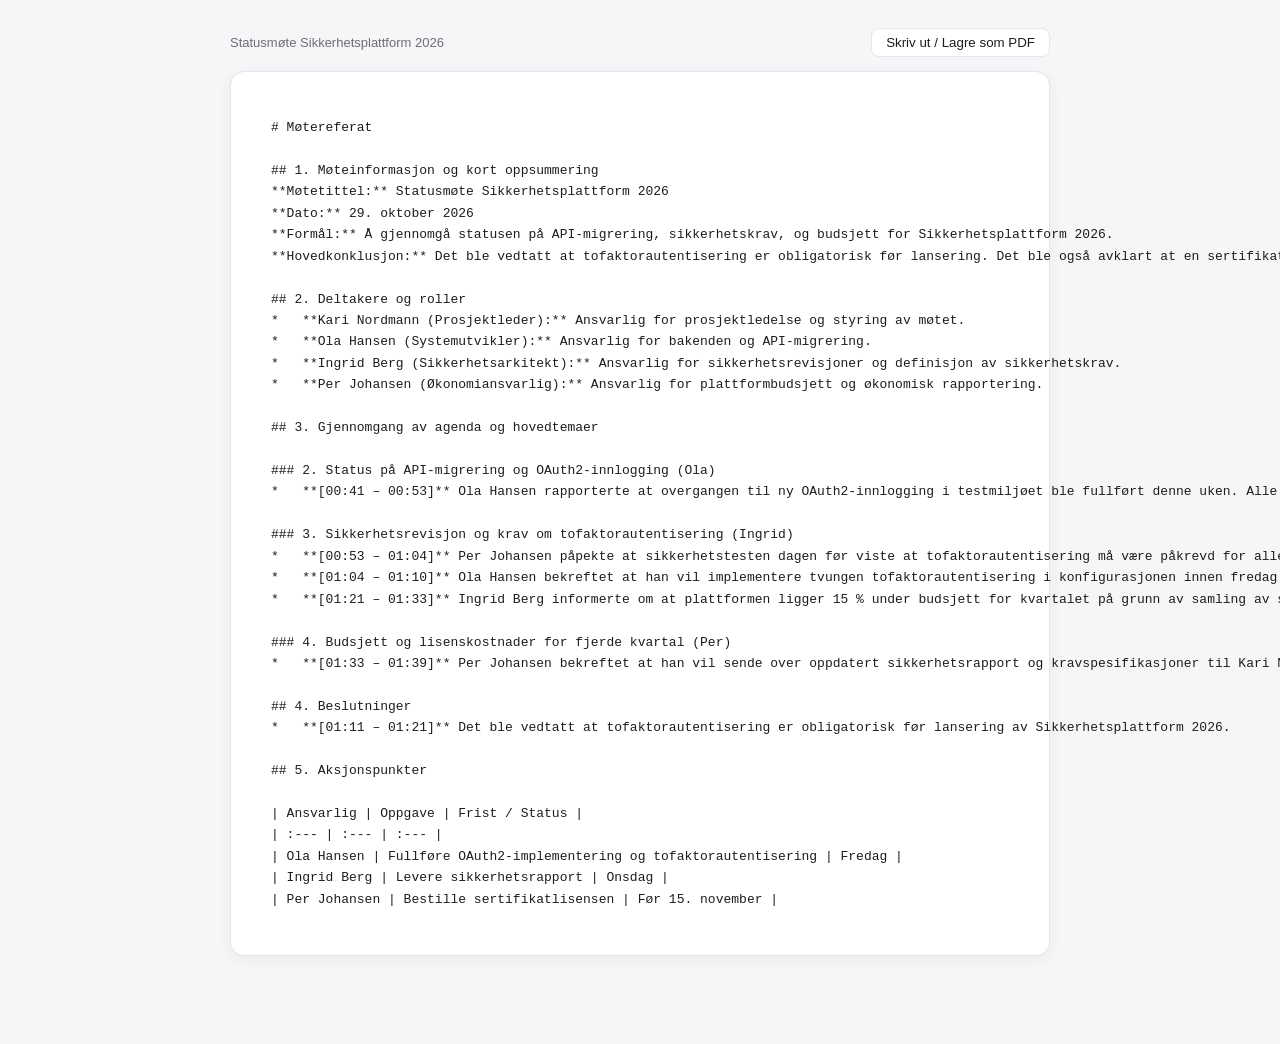
<file: synthetic_test/syntetisk_mote_4_talere_referat.html>
<!DOCTYPE html>
<html lang="no">
<head>
  <meta charset="utf-8">
  <title>Statusmøte Sikkerhetsplattform 2026 – Møtereferat</title>
  <style>
    :root {
      --bg: #f5f6f8; --card: #ffffff; --text: #1d1d1f;
      --sub: #6e6e73; --border: #e5e5ea; --accent: #0066cc;
    }
    @media (prefers-color-scheme: dark) {
      :root {
        --bg: #121212; --card: #1c1c1e; --text: #f5f5f7;
        --sub: #98989d; --border: #2c2c2e; --accent: #4da3ff;
      }
    }
    @media print {
      body { background: #fff; color: #000; margin: 0; padding: 0; }
      .no-print { display: none !important; }
      article { border: none !important; box-shadow: none !important; padding: 0 !important; }
    }
    body {
      font-family: -apple-system, BlinkMacSystemFont, "SF Pro Text", "Segoe UI", sans-serif;
      background: var(--bg); color: var(--text);
      max-width: 820px; margin: 28px auto; padding: 0 20px 60px; line-height: 1.65;
    }
    .toolbar {
      display: flex; justify-content: space-between; align-items: center;
      margin-bottom: 14px; font-size: 13px; color: var(--sub);
    }
    .toolbar button {
      padding: 6px 14px; border-radius: 8px; border: 1px solid var(--border);
      background: var(--card); color: var(--text); cursor: pointer; font-weight: 500;
    }
    article {
      background: var(--card); border: 1px solid var(--border);
      border-radius: 14px; padding: 32px 40px;
      box-shadow: 0 4px 16px rgba(0,0,0,0.05);
    }
    h1 { font-size: 1.6rem; margin-top: 0; border-bottom: 2px solid var(--border); padding-bottom: 10px; }
    h2 { font-size: 1.2rem; color: var(--accent); margin-top: 1.6em; }
    h3 { font-size: 1.05rem; margin-top: 1.2em; }
    table { width: 100%; border-collapse: collapse; margin: 16px 0; font-size: 14px; }
    th, td { border: 1px solid var(--border); padding: 9px 12px; text-align: left; }
    th { background: rgba(128,128,128,0.1); font-weight: 600; }
    ul, ol { padding-left: 22px; }
    li { margin-bottom: 6px; }
  </style>
</head>
<body>
  <div class="toolbar no-print">
    <span>Statusmøte Sikkerhetsplattform 2026</span>
    <button onclick="window.print()">Skriv ut / Lagre som PDF</button>
  </div>
  <article>
    <pre># Møtereferat

## 1. Møteinformasjon og kort oppsummering
**Møtetittel:** Statusmøte Sikkerhetsplattform 2026
**Dato:** 29. oktober 2026
**Formål:** Å gjennomgå statusen på API-migrering, sikkerhetskrav, og budsjett for Sikkerhetsplattform 2026.
**Hovedkonklusjon:** Det ble vedtatt at tofaktorautentisering er obligatorisk før lansering. Det ble også avklart at en sertifikatlisens må fornyes innen 15. november.

## 2. Deltakere og roller
*   **Kari Nordmann (Prosjektleder):** Ansvarlig for prosjektledelse og styring av møtet.
*   **Ola Hansen (Systemutvikler):** Ansvarlig for bakenden og API-migrering.
*   **Ingrid Berg (Sikkerhetsarkitekt):** Ansvarlig for sikkerhetsrevisjoner og definisjon av sikkerhetskrav.
*   **Per Johansen (Økonomiansvarlig):** Ansvarlig for plattformbudsjett og økonomisk rapportering.

## 3. Gjennomgang av agenda og hovedtemaer

### 2. Status på API-migrering og OAuth2-innlogging (Ola)
*   **[00:41 – 00:53]** Ola Hansen rapporterte at overgangen til ny OAuth2-innlogging i testmiljøet ble fullført denne uken. Alle endepunkter svarer under 40 millisekunder. Det er imidlertid behov for to dager til for feilhåndtering.

### 3. Sikkerhetsrevisjon og krav om tofaktorautentisering (Ingrid)
*   **[00:53 – 01:04]** Per Johansen påpekte at sikkerhetstesten dagen før viste at tofaktorautentisering må være påkrevd for alle administratorbrukere før produktlansering.
*   **[01:04 – 01:10]** Ola Hansen bekreftet at han vil implementere tvungen tofaktorautentisering i konfigurasjonen innen fredag.
*   **[01:21 – 01:33]** Ingrid Berg informerte om at plattformen ligger 15 % under budsjett for kvartalet på grunn av samling av skyserverne i Norge. Det ble lagt frem et krav om at sertifikatlisensen må fornyes innen 15. november, med en kostnad på 40 000 kroner.

### 4. Budsjett og lisenskostnader for fjerde kvartal (Per)
*   **[01:33 – 01:39]** Per Johansen bekreftet at han vil sende over oppdatert sikkerhetsrapport og kravspesifikasjoner til Kari Nordmann og Ingrid Berg innen onsdag.

## 4. Beslutninger
*   **[01:11 – 01:21]** Det ble vedtatt at tofaktorautentisering er obligatorisk før lansering av Sikkerhetsplattform 2026.

## 5. Aksjonspunkter

| Ansvarlig | Oppgave | Frist / Status |
| :--- | :--- | :--- |
| Ola Hansen | Fullføre OAuth2-implementering og tofaktorautentisering | Fredag |
| Ingrid Berg | Levere sikkerhetsrapport | Onsdag |
| Per Johansen | Bestille sertifikatlisensen | Før 15. november |</pre>
  </article>
</body>
</html>
</file>
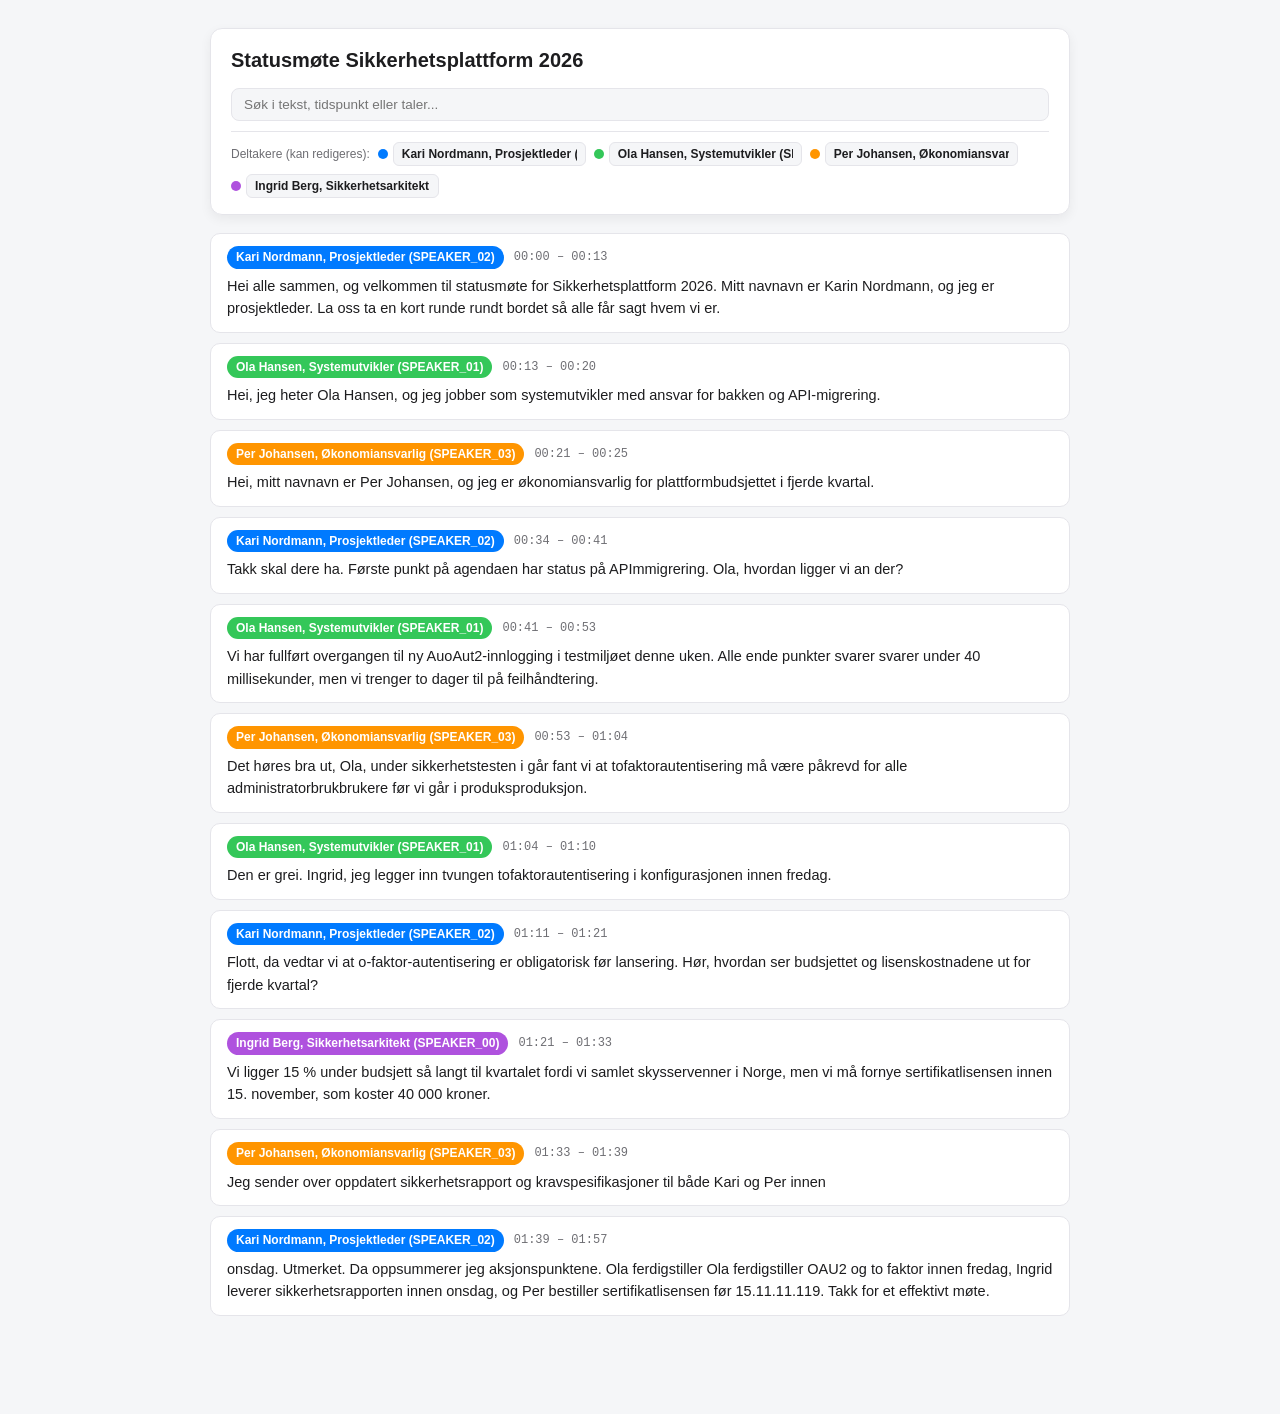
<file: synthetic_test/syntetisk_mote_4_talere_transkripsjon.html>
<!DOCTYPE html>
<html lang="no">
<head>
  <meta charset="utf-8">
  <title>Statusmøte Sikkerhetsplattform 2026 – Transkripsjon</title>
  <style>
    :root {
      --bg: #f5f6f8; --card: #ffffff; --text: #1d1d1f; --sub: #6e6e73; --border: #e5e5ea;
    }
    @media (prefers-color-scheme: dark) {
      :root {
        --bg: #121212; --card: #1c1c1e; --text: #f5f5f7; --sub: #98989d; --border: #2c2c2e;
      }
    }
    body {
      font-family: -apple-system, BlinkMacSystemFont, "SF Pro Text", "Segoe UI", sans-serif;
      background: var(--bg); color: var(--text);
      max-width: 860px; margin: 28px auto; padding: 0 20px 60px; line-height: 1.55;
    }
    header {
      background: var(--card); border: 1px solid var(--border); border-radius: 12px;
      padding: 16px 20px; margin-bottom: 18px; position: sticky; top: 10px; z-index: 10;
      box-shadow: 0 4px 12px rgba(0,0,0,0.06);
    }
    h1 { font-size: 1.25rem; margin: 0 0 12px 0; }
    .controls { display: flex; flex-wrap: wrap; gap: 10px; align-items: center; }
    #filter {
      flex: 1; min-width: 200px; padding: 8px 12px; border: 1px solid var(--border);
      border-radius: 8px; background: var(--bg); color: var(--text); font-size: 13.5px;
    }
    .speakers-bar {
      display: flex; flex-wrap: wrap; gap: 8px; margin-top: 10px; padding-top: 10px;
      border-top: 1px solid var(--border); font-size: 12px; align-items: center;
    }
    .spk-edit { display: flex; align-items: center; gap: 5px; }
    .dot { width: 10px; height: 10px; border-radius: 50%; display: inline-block; }
    .spk-edit input {
      padding: 4px 8px; border-radius: 6px; border: 1px solid var(--border);
      background: var(--bg); color: var(--text); font-size: 12px; width: 175px; font-weight: 600;
    }
    .turn {
      background: var(--card); border: 1px solid var(--border);
      border-radius: 10px; padding: 12px 16px; margin-bottom: 10px;
    }
    .meta { display: flex; align-items: center; gap: 10px; margin-bottom: 6px; font-size: 12px; }
    .badge { color: #fff; font-weight: 600; padding: 2px 9px; border-radius: 12px; }
    .timestamp { color: var(--sub); font-family: ui-monospace, "SF Mono", monospace; }
    .text { font-size: 14.5px; white-space: pre-wrap; }
  </style>
</head>
<body>
  <header>
    <h1>Statusmøte Sikkerhetsplattform 2026</h1>
    <div class="controls">
      <input type="text" id="filter" placeholder="Søk i tekst, tidspunkt eller taler..." oninput="filterTurns()">
    </div>
    <div class="speakers-bar">
      <span style="color:var(--sub)">Deltakere (kan redigeres):</span>
      <div class="spk-edit">  <span class="dot" style="background:#007AFF"></span>  <input type="text" value="Kari Nordmann, Prosjektleder (SPEAKER_02)" data-orig="SPEAKER_02"          oninput="renameSpeaker(this.dataset.orig, this.value)" title="Endre navn i visningen"></div><div class="spk-edit">  <span class="dot" style="background:#34C759"></span>  <input type="text" value="Ola Hansen, Systemutvikler (SPEAKER_01)" data-orig="SPEAKER_01"          oninput="renameSpeaker(this.dataset.orig, this.value)" title="Endre navn i visningen"></div><div class="spk-edit">  <span class="dot" style="background:#FF9500"></span>  <input type="text" value="Per Johansen, Økonomiansvarlig (SPEAKER_03)" data-orig="SPEAKER_03"          oninput="renameSpeaker(this.dataset.orig, this.value)" title="Endre navn i visningen"></div><div class="spk-edit">  <span class="dot" style="background:#AF52DE"></span>  <input type="text" value="Ingrid Berg, Sikkerhetsarkitekt (SPEAKER_00)" data-orig="SPEAKER_00"          oninput="renameSpeaker(this.dataset.orig, this.value)" title="Endre navn i visningen"></div>
    </div>
  </header>
  <main id="container">
    <div class="turn" data-speaker="SPEAKER_02">  <div class="meta">    <span class="badge" style="background:#007AFF" data-spk-label="SPEAKER_02">Kari Nordmann, Prosjektleder (SPEAKER_02)</span>    <span class="timestamp">00:00 – 00:13</span>  </div>  <div class="text">Hei alle sammen, og velkommen til statusmøte for Sikkerhetsplattform 2026. Mitt navnavn er Karin Nordmann, og jeg er prosjektleder. La oss ta en kort runde rundt bordet så alle får sagt hvem vi er.</div></div><div class="turn" data-speaker="SPEAKER_01">  <div class="meta">    <span class="badge" style="background:#34C759" data-spk-label="SPEAKER_01">Ola Hansen, Systemutvikler (SPEAKER_01)</span>    <span class="timestamp">00:13 – 00:20</span>  </div>  <div class="text">Hei, jeg heter Ola Hansen, og jeg jobber som systemutvikler med ansvar for bakken og API-migrering.</div></div><div class="turn" data-speaker="SPEAKER_03">  <div class="meta">    <span class="badge" style="background:#FF9500" data-spk-label="SPEAKER_03">Per Johansen, Økonomiansvarlig (SPEAKER_03)</span>    <span class="timestamp">00:21 – 00:25</span>  </div>  <div class="text">Hei, mitt navnavn er Per Johansen, og jeg er økonomiansvarlig for plattformbudsjettet i fjerde kvartal.</div></div><div class="turn" data-speaker="SPEAKER_02">  <div class="meta">    <span class="badge" style="background:#007AFF" data-spk-label="SPEAKER_02">Kari Nordmann, Prosjektleder (SPEAKER_02)</span>    <span class="timestamp">00:34 – 00:41</span>  </div>  <div class="text">Takk skal dere ha. Første punkt på agendaen har status på APImmigrering. Ola, hvordan ligger vi an der?</div></div><div class="turn" data-speaker="SPEAKER_01">  <div class="meta">    <span class="badge" style="background:#34C759" data-spk-label="SPEAKER_01">Ola Hansen, Systemutvikler (SPEAKER_01)</span>    <span class="timestamp">00:41 – 00:53</span>  </div>  <div class="text">Vi har fullført overgangen til ny AuoAut2-innlogging i testmiljøet denne uken. Alle ende punkter svarer svarer under 40 millisekunder, men vi trenger to dager til på feilhåndtering.</div></div><div class="turn" data-speaker="SPEAKER_03">  <div class="meta">    <span class="badge" style="background:#FF9500" data-spk-label="SPEAKER_03">Per Johansen, Økonomiansvarlig (SPEAKER_03)</span>    <span class="timestamp">00:53 – 01:04</span>  </div>  <div class="text">Det høres bra ut, Ola, under sikkerhetstesten i går fant vi at tofaktorautentisering må være påkrevd for alle administratorbrukbrukere før vi går i produksproduksjon.</div></div><div class="turn" data-speaker="SPEAKER_01">  <div class="meta">    <span class="badge" style="background:#34C759" data-spk-label="SPEAKER_01">Ola Hansen, Systemutvikler (SPEAKER_01)</span>    <span class="timestamp">01:04 – 01:10</span>  </div>  <div class="text">Den er grei. Ingrid, jeg legger inn tvungen tofaktorautentisering i konfigurasjonen innen fredag.</div></div><div class="turn" data-speaker="SPEAKER_02">  <div class="meta">    <span class="badge" style="background:#007AFF" data-spk-label="SPEAKER_02">Kari Nordmann, Prosjektleder (SPEAKER_02)</span>    <span class="timestamp">01:11 – 01:21</span>  </div>  <div class="text">Flott, da vedtar vi at o-faktor-autentisering er obligatorisk før lansering. Hør, hvordan ser budsjettet og lisenskostnadene ut for fjerde kvartal?</div></div><div class="turn" data-speaker="SPEAKER_00">  <div class="meta">    <span class="badge" style="background:#AF52DE" data-spk-label="SPEAKER_00">Ingrid Berg, Sikkerhetsarkitekt (SPEAKER_00)</span>    <span class="timestamp">01:21 – 01:33</span>  </div>  <div class="text">Vi ligger 15 % under budsjett så langt til kvartalet fordi vi samlet skysservenner i Norge, men vi må fornye sertifikatlisensen innen 15. november, som koster 40 000 kroner.</div></div><div class="turn" data-speaker="SPEAKER_03">  <div class="meta">    <span class="badge" style="background:#FF9500" data-spk-label="SPEAKER_03">Per Johansen, Økonomiansvarlig (SPEAKER_03)</span>    <span class="timestamp">01:33 – 01:39</span>  </div>  <div class="text">Jeg sender over oppdatert sikkerhetsrapport og kravspesifikasjoner til både Kari og Per innen</div></div><div class="turn" data-speaker="SPEAKER_02">  <div class="meta">    <span class="badge" style="background:#007AFF" data-spk-label="SPEAKER_02">Kari Nordmann, Prosjektleder (SPEAKER_02)</span>    <span class="timestamp">01:39 – 01:57</span>  </div>  <div class="text">onsdag. Utmerket. Da oppsummerer jeg aksjonspunktene. Ola ferdigstiller Ola ferdigstiller OAU2 og to faktor innen fredag, Ingrid leverer sikkerhetsrapporten innen onsdag, og Per bestiller sertifikatlisensen før 15.11.11.119. Takk for et effektivt møte.</div></div>
  </main>
  <script>
    const STORAGE_KEY = "mote_spk_" + document.title;
    function filterTurns() {
      const q = document.getElementById('filter').value.toLowerCase();
      document.querySelectorAll('.turn').forEach(el => {
        el.style.display = el.innerText.toLowerCase().includes(q) ? '' : 'none';
      });
    }
    function renameSpeaker(orig, newName, skipSave) {
      const label = newName.trim() || orig;
      document.querySelectorAll(`[data-spk-label="${orig}"]`).forEach(el => {
        el.textContent = label;
      });
      if (!skipSave) {
        try {
          const saved = JSON.parse(localStorage.getItem(STORAGE_KEY) || "{}");
          saved[orig] = newName;
          localStorage.setItem(STORAGE_KEY, JSON.stringify(saved));
        } catch (e) {}
      }
      filterTurns();
    }
    window.addEventListener('DOMContentLoaded', () => {
      try {
        const saved = JSON.parse(localStorage.getItem(STORAGE_KEY) || "{}");
        document.querySelectorAll('.spk-edit input').forEach(inp => {
          const orig = inp.dataset.orig;
          if (saved[orig]) {
            inp.value = saved[orig];
            renameSpeaker(orig, saved[orig], true);
          }
        });
      } catch (e) {}
    });
  </script>
</body>
</html>
</file>
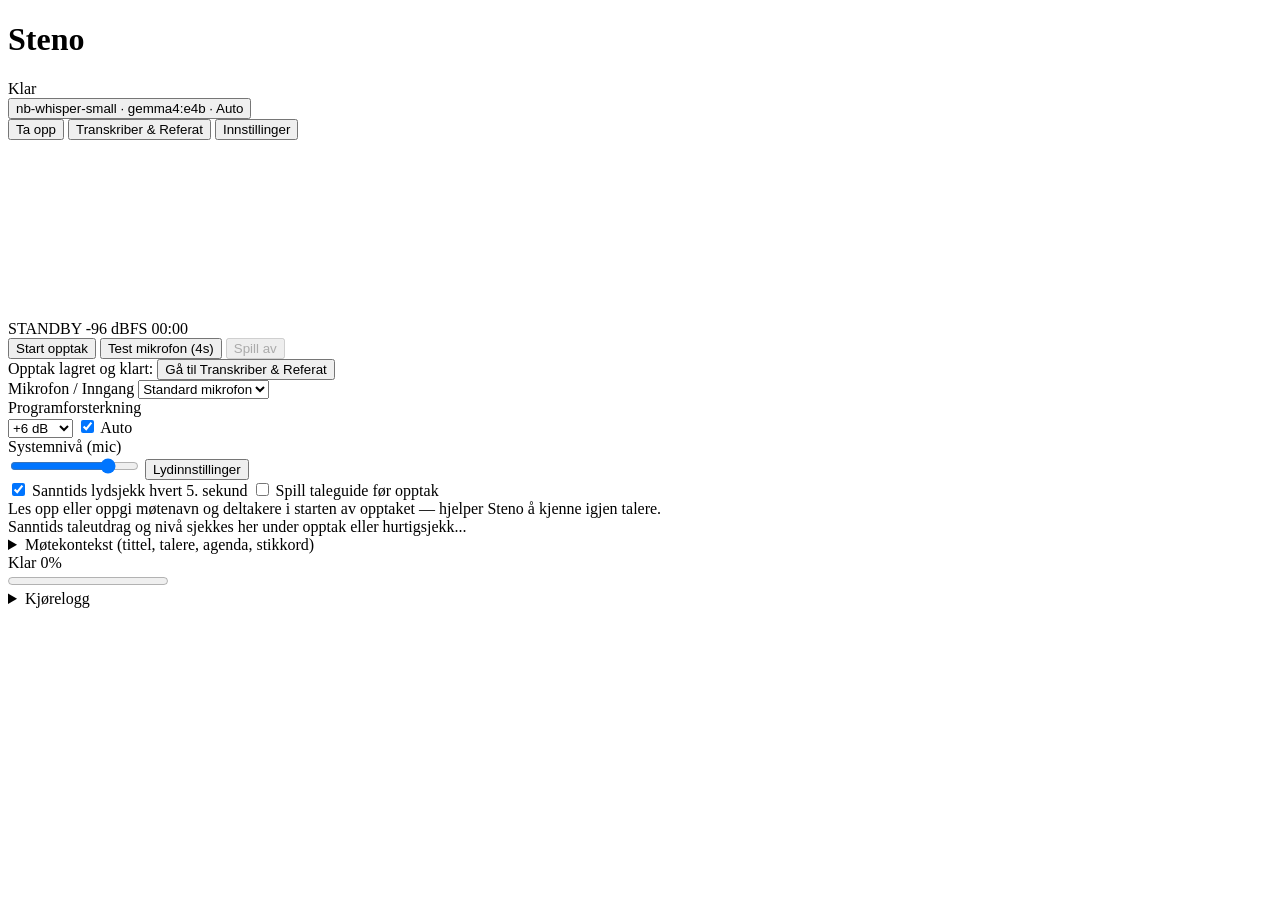
<file: src/mote/templates/app.html>
<!DOCTYPE html>
<html lang="no">
<head>
  <meta charset="utf-8">
  <meta name="viewport" content="width=device-width, initial-scale=1">
  <meta name="color-scheme" content="light dark">
  <script>
    try {
      var savedScheme = localStorage.getItem("steno-color-scheme");
      if (savedScheme === "light" || savedScheme === "dark") {
        document.head.querySelector('meta[name="color-scheme"]').content = savedScheme;
      }
    } catch (_e) {}
  </script>
  <title>Steno</title>
  <style>
/* __STENO_APP_CSS__ */
  </style>
</head>
<body class="steno-body">
  <div id="status_live_region" class="sr-only" aria-live="polite"></div>

  <div class="app-shell">
    <header class="app-header">
      <div class="brand-group">
        <h1 class="app-title" data-i18n="app_title">Steno</h1>
        <span id="header_state_badge" class="state-badge" data-state="ready" data-i18n="state_ready">Klar</span>
      </div>
      <button type="button" id="settings_summary_pill" class="summary-pill" onclick="selectModeTab('settings')">nb-whisper-small · gemma4:e4b · Auto</button>
    </header>

    <div class="tab-bar" role="tablist" aria-label="Steno modes">
      <button type="button" role="tab" id="tab_record" aria-selected="true" tabindex="0" data-i18n="tab_record">Ta opp</button>
      <button type="button" role="tab" id="tab_transcribe" aria-selected="false" tabindex="-1" data-i18n="tab_transcribe">Transkriber &amp; Referat</button>
      <button type="button" role="tab" id="tab_settings" aria-selected="false" tabindex="-1" data-i18n="tab_settings">Innstillinger</button>
    </div>

    <main>
      <!-- ================================================================
           TAB 1: RECORD + DUAL-MODE VINTAGE OSCILLOSCOPE
           ================================================================ -->
      <section id="panel_record" role="tabpanel" aria-labelledby="tab_record">
        <div class="panel-inner">
          <div class="scope-frame">
            <canvas id="scope_canvas" width="640" height="176" aria-label="Audio oscilloscope"></canvas>
            <div class="scope-telemetry">
              <span class="scope-status-pill">
                <span id="scope_dot" class="scope-dot" aria-hidden="true"></span>
                <span id="scope_status_text" data-i18n="scope_standby">STANDBY</span>
              </span>
              <span id="live_level_badge" class="level-badge">-96 dBFS</span>
              <span id="rec_timer" class="scope-timer">00:00</span>
            </div>
          </div>

          <div class="card">
            <div class="row">
              <button type="button" id="rec_btn" class="btn-primary" onclick="startRecordingToggle()" data-i18n="rec_start">Start opptak</button>
              <button type="button" id="mic_test_btn" class="btn-secondary" onclick="runMicTestAction()" data-i18n="mic_test">Test mikrofon (4s)</button>
              <button type="button" id="play_audio_btn" class="btn-secondary" onclick="togglePlaySelectedAudio()" disabled data-i18n="play_audio">Spill av</button>
            </div>

            <div id="post_rec_banner" class="notice hidden" data-tone="ok">
              <span><span data-i18n="post_rec_saved">Opptak lagret og klart:</span> <strong id="post_rec_filename"></strong></span>
              <button type="button" class="btn-secondary btn-sm" onclick="selectModeTab('transcribe')" data-i18n="post_rec_cta">Gå til Transkriber &amp; Referat</button>
            </div>

            <div id="mic_test_result" class="notice hidden" data-tone="ok"></div>

            <div class="grid-3">
              <div class="field">
                <label for="mic_device_select" data-i18n="mic_device_label">Mikrofon / Inngang</label>
                <select id="mic_device_select" class="select">
                  <option value="default">Standard mikrofon</option>
                </select>
              </div>
              <div class="field">
                <label for="mic_gain_select" data-i18n="mic_gain_label">Programforsterkning</label>
                <div class="input-inline-row">
                  <select id="mic_gain_select" class="select">
                    <option value="0">0 dB</option>
                    <option value="6" selected>+6 dB</option>
                    <option value="12">+12 dB</option>
                    <option value="18">+18 dB</option>
                  </select>
                  <label class="check-label" for="mic_auto_gain">
                    <input type="checkbox" id="mic_auto_gain" checked>
                    <span data-i18n="mic_auto_gain_label">Auto</span>
                  </label>
                </div>
              </div>
              <div class="field">
                <label for="sys_mic_vol" data-i18n="sys_mic_vol_label">Systemnivå (mic)</label>
                <div class="range-wrap">
                  <input type="range" id="sys_mic_vol" min="0" max="100" value="80">
                  <button type="button" class="btn-secondary btn-sm" onclick="openSoundSettingsAction()" data-i18n="sound_settings_btn">Lydinnstillinger</button>
                </div>
              </div>
            </div>

            <div class="row">
              <label class="check-label" for="live_transcribe_chk">
                <input type="checkbox" id="live_transcribe_chk" checked>
                <span data-i18n="live_transcribe_label">Sanntids lydsjekk hvert 5. sekund</span>
              </label>
              <label class="check-label" for="auto_speak_guide">
                <input type="checkbox" id="auto_speak_guide">
                <span data-i18n="auto_speak_guide_label">Spill taleguide før opptak</span>
              </label>
            </div>

            <div id="prompt_banner" class="notice hidden" data-i18n="prompt_guide_hint">Les opp eller oppgi møtenavn og deltakere i starten av opptaket — hjelper Steno å kjenne igjen talere.</div>

            <div id="live_check_panel" class="live-feed" data-i18n="live_feed_placeholder">Sanntids taleutdrag og nivå sjekkes her under opptak eller hurtigsjekk...</div>
          </div>
        </div>
      </section>

      <!-- ================================================================
           TAB 2: TRANSCRIBE & GENERATE NOTES
           ================================================================ -->
      <section id="panel_transcribe" role="tabpanel" aria-labelledby="tab_transcribe" hidden="until-found">
        <div class="panel-inner">
          <div class="card">
            <h2 class="card-title" data-i18n="source_section_title">Lydfil eller økt</h2>
            <div id="dropzone" class="dropzone">
              <div class="muted" data-i18n="dropzone_hint">Slipp lyd-, video- eller transkripsjonsfil her (.wav, .m4a, .mp3, .mp4, .txt, .md)</div>
              <div class="row">
                <button type="button" class="btn-secondary" onclick="browseAudio()" data-i18n="browse_audio_btn">Velg fil...</button>
                <button type="button" id="check_audio_btn" class="btn-secondary" onclick="runQuickAudioCheckAction()" disabled data-i18n="quick_check_btn">Hurtigsjekk (20s)</button>
              </div>
              <div id="selected-file" class="selected-file-label" data-i18n="no_file_selected">Ingen fil valgt</div>
            </div>

            <div class="grid-2">
              <div class="field">
                <label for="media_url_input" class="sr-only">Media URL</label>
                <div class="input-inline-row">
                  <input type="url" id="media_url_input" class="input" autocomplete="off" autocorrect="off" autocapitalize="none" spellcheck="false" data-i18n-placeholder="media_url_placeholder" placeholder="Lim inn lenke til video/strøm...">
                  <button type="button" class="btn-secondary btn-sm" onclick="fetchMediaFromInput()" data-i18n="url_fetch_btn">Hent URL</button>
                </div>
                <p id="media_url_error" class="field-error hidden"></p>
              </div>
              <div class="field">
                <label for="resumable_sessions_select" class="sr-only" data-i18n="resume_session_label">Tidligere økter</label>
                <div class="input-inline-row">
                  <select id="resumable_sessions_select" class="select" onchange="loadResumableSession(this.value)">
                    <option value="">-- Velg lagret økt --</option>
                  </select>
                  <button type="button" class="btn-secondary btn-sm" onclick="refreshResumableSessions()" aria-label="Refresh sessions">&#8635;</button>
                </div>
              </div>
            </div>

            <div id="conflict-msg" class="notice hidden" data-tone="warn"></div>
          </div>

          <div class="card">
            <h2 class="card-title" data-i18n="lang_section_title">Språk og format</h2>
            <div class="grid-3">
              <div class="field">
                <label for="audio_lang_select" data-i18n="audio_lang_label">Talespråk i lyd</label>
                <div class="input-inline-row">
                  <select id="audio_lang_select" class="select" onchange="setAudioLanguage(this.value, true)">
                    <option value="no">Norsk</option>
                    <option value="en">Engelsk</option>
                  </select>
                  <button type="button" id="detect_lang_btn" class="btn-secondary btn-sm" onclick="detectLanguageAction()" disabled data-i18n="detect_lang_btn">Oppdag språk</button>
                </div>
                <input type="hidden" id="language" value="no">
              </div>

              <div class="field">
                <label for="note_mode" data-i18n="note_format_label">Format / mal</label>
                <select id="note_mode" class="select">
                  <option value="auto" data-i18n="format_auto">Automatisk</option>
                  <option value="mote" data-i18n="format_mote">Møtereferat (flere talere)</option>
                  <option value="foredrag" data-i18n="format_foredrag">Foredrag / Notat (1 taler)</option>
                </select>
              </div>

              <div class="grid-2">
                <div class="field">
                  <label for="min_speakers" data-i18n="min_speakers_label">Min talere</label>
                  <input type="number" id="min_speakers" class="input" min="1" max="30" inputmode="numeric" placeholder="Auto">
                </div>
                <div class="field">
                  <label for="max_speakers" data-i18n="max_speakers_label">Maks talere</label>
                  <input type="number" id="max_speakers" class="input" min="1" max="30" inputmode="numeric" placeholder="Auto">
                </div>
              </div>
            </div>
            <p id="speaker_bounds_error" class="field-error hidden"></p>

            <div id="lang_confirm_banner" class="notice hidden" data-tone="warn">
              <span id="lang_confirm_text"></span>
              <button type="button" class="btn-secondary btn-sm" onclick="confirmDetectedLanguageChange()" data-i18n="apply_detected_lang">Bytt til oppdaget språk</button>
            </div>
          </div>

          <div class="card">
            <h2 class="card-title" data-i18n="pipeline_section_title">Transkripsjon &amp; Referat</h2>
            <div class="row-between">
              <div class="field" style="flex: 1 1 240px;">
                <label for="task_mode" data-i18n="task_mode_label">Kjøremodus</label>
                <select id="task_mode" class="select">
                  <option value="auto_resume" data-i18n="task_auto_resume">Start / Fortsett fra sjekkpunkt</option>
                  <option value="transcribe_only" data-i18n="task_transcribe_only">Kun transkripsjon</option>
                  <option value="notes_only" data-i18n="task_notes_only">Kun referat (bruk eksisterende transkripsjon)</option>
                  <option value="full" data-i18n="task_rerun_all">Kjør alt på nytt</option>
                </select>
              </div>
              <div class="row">
                <button type="button" id="run_btn" class="btn-primary" onclick="startPipelineJob()" disabled data-i18n="run_btn">Start / Fortsett</button>
                <button type="button" id="stop_btn" class="btn-secondary" onclick="stopPipelineJob()" disabled data-i18n="stop_btn">Pause / Stopp</button>
              </div>
            </div>

            <div id="ckpt_bar" class="ckpt-bar">
              <div id="ckpt_s1" class="ckpt-chip" data-i18n="ckpt_s1">1. Tale</div>
              <div id="ckpt_s2" class="ckpt-chip" data-i18n="ckpt_s2">2. Tidskoder</div>
              <div id="ckpt_s3" class="ckpt-chip" data-i18n="ckpt_s3">3. Talere</div>
              <div id="ckpt_s4" class="ckpt-chip" data-i18n="ckpt_s4">4. Navn</div>
              <div id="ckpt_s5" class="ckpt-chip" data-i18n="ckpt_s5">5. Referat</div>
            </div>

            <div class="row">
              <button type="button" id="open_transcript_btn" class="btn-secondary btn-sm" onclick="openGeneratedFile('html')" disabled data-i18n="open_transcript_btn">Åpne transkripsjon</button>
              <button type="button" id="open_notes_html_btn" class="btn-secondary btn-sm" onclick="openGeneratedFile('notes_html')" disabled data-i18n="open_notes_html_btn">Åpne referat</button>
              <button type="button" class="btn-secondary btn-sm" onclick="openFinder()" data-i18n="open_folder_btn">Åpne mappe</button>
            </div>
          </div>
        </div>
      </section>

      <!-- ================================================================
           TAB 3: SETTINGS (Appearance, Models, Output, Maintenance)
           ================================================================ -->
      <section id="panel_settings" role="tabpanel" aria-labelledby="tab_settings" hidden="until-found">
        <div class="panel-inner">
          <details id="advanced_settings_drawer" class="drawer" open>
            <summary data-i18n="settings_drawer_summary">System, språk, modeller og utdatamappe</summary>
            <div class="drawer-body">
              <h2 class="card-title" data-i18n="appearance_section">Utseende og språk</h2>
              <div class="grid-2">
                <div class="field">
                  <label for="ui_lang_select" data-i18n="ui_lang_label">Grensesnittspråk</label>
                  <select id="ui_lang_select" class="select" onchange="setUiLanguage(this.value, true)">
                    <option value="no">Norsk (bokmål)</option>
                    <option value="en">English</option>
                  </select>
                </div>
                <div class="field">
                  <label for="color_scheme_select" data-i18n="color_scheme_label">Fargetema</label>
                  <select id="color_scheme_select" class="select" onchange="setColorScheme(this.value, true)">
                    <option value="system" data-i18n="scheme_system">System (følg OS)</option>
                    <option value="light" data-i18n="scheme_light">Lys (beige oscilloskop)</option>
                    <option value="dark" data-i18n="scheme_dark">Mørk (grønt oscilloskop)</option>
                  </select>
                </div>
              </div>

              <h2 class="card-title" data-i18n="models_section">AI-modeller og maskinvare</h2>
              <div class="grid-3">
                <div class="field">
                  <label for="model_profile" data-i18n="model_profile_label">Ressursprofil</label>
                  <select id="model_profile" class="select">
                    <option value="light" data-i18n="profile_light">Lett (raskest)</option>
                    <option value="recommended" selected data-i18n="profile_recommended">Anbefalt</option>
                    <option value="heavy" data-i18n="profile_heavy">Tung (maks kvalitet)</option>
                  </select>
                </div>
                <div class="field">
                  <label for="whisper_model" data-i18n="whisper_model_label">Whisper ASR-modell</label>
                  <input type="text" id="whisper_model" class="input" list="whisper_presets" autocomplete="off" autocorrect="off" autocapitalize="none" spellcheck="false" value="NbAiLab/nb-whisper-small">
                  <datalist id="whisper_presets">
                    <option value="NbAiLab/nb-whisper-tiny"></option>
                    <option value="NbAiLab/nb-whisper-small"></option>
                    <option value="NbAiLab/nb-whisper-medium"></option>
                    <option value="NbAiLab/nb-whisper-large"></option>
                    <option value="small"></option>
                    <option value="medium"></option>
                    <option value="large-v3-turbo"></option>
                    <option value="large-v3"></option>
                  </datalist>
                </div>
                <div class="field">
                  <label for="ollama_model" data-i18n="ollama_model_label">Ollama LLM-modell</label>
                  <input type="text" id="ollama_model" class="input" list="ollama_presets" autocomplete="off" autocorrect="off" autocapitalize="none" spellcheck="false" value="gemma4:e4b">
                  <datalist id="ollama_presets">
                    <option value="gemma4:e4b"></option>
                    <option value="gemma4:latest"></option>
                    <option value="qwen3:4b"></option>
                    <option value="qwen3:8b"></option>
                    <option value="gemma3:12b"></option>
                  </datalist>
                </div>
              </div>

              <div id="hw_resource_banner" class="notice" data-tone="ok">
                <span id="hw_resource_text"></span>
                <button type="button" id="apply_rec_btn" class="btn-secondary btn-sm" onclick="applyRecommendedModels()" data-i18n="apply_rec_btn">Bruk anbefalte</button>
              </div>

              <h2 class="card-title" data-i18n="output_section">Utdatamappe og filnavn</h2>
              <div class="field">
                <label for="out_dir" data-i18n="out_dir_label">Utdatamappe</label>
                <div class="input-inline-row">
                  <input type="text" id="out_dir" class="input" autocomplete="off" autocorrect="off" autocapitalize="none" spellcheck="false">
                  <button type="button" class="btn-secondary btn-sm" onclick="browseOutputDir()" data-i18n="pick_dir_btn">Velg...</button>
                </div>
                <p id="out_dir_error" class="field-error hidden"></p>
              </div>
              <div class="grid-3">
                <div class="field">
                  <label for="html_name" data-i18n="html_name_label">Transkripsjon (.html)</label>
                  <input type="text" id="html_name" class="input" autocomplete="off" autocorrect="off" autocapitalize="none" spellcheck="false" value="mote_transkripsjon.html">
                </div>
                <div class="field">
                  <label for="notes_name" data-i18n="notes_name_label">Referat (.md)</label>
                  <input type="text" id="notes_name" class="input" autocomplete="off" autocorrect="off" autocapitalize="none" spellcheck="false" value="mote_referat.md">
                </div>
                <div class="field">
                  <label for="notes_html_name" data-i18n="notes_html_name_label">Referat (.html)</label>
                  <input type="text" id="notes_html_name" class="input" autocomplete="off" autocorrect="off" autocapitalize="none" spellcheck="false" value="mote_referat.html">
                </div>
              </div>

              <h2 class="card-title" data-i18n="diarization_section">Taleridentifikasjon (Hugging Face)</h2>
              <div class="field">
                <label for="hf_token" data-i18n="hf_token_label">Hugging Face Token (valgfritt hvis pyannote er mellomlagret)</label>
                <div class="input-inline-row">
                  <input type="password" id="hf_token" class="input" autocomplete="off" autocorrect="off" autocapitalize="none" spellcheck="false" data-i18n-placeholder="hf_token_placeholder" placeholder="hf_...">
                  <span id="hf_token_status" class="muted"></span>
                </div>
              </div>

              <h2 class="card-title" data-i18n="maintenance_section">App og vedlikehold</h2>
              <div class="row">
                <button type="button" id="menu_install_btn" class="btn-secondary" onclick="installStenoShortcut()" data-i18n="install_shortcut_btn">Installer skrivebordssnarvei</button>
                <button type="button" id="menu_uninstall_btn" class="btn-danger-outline" onclick="openUninstallDialog()" data-i18n="uninstall_btn">Avinstaller Steno...</button>
              </div>
            </div>
          </details>
        </div>
      </section>

      <!-- ================================================================
           SHARED CONTEXT DRAWER (Visible on Record & Transcribe tabs)
           ================================================================ -->
      <details id="context_notes_drawer" class="drawer">
        <summary data-i18n="context_summary">Møtekontekst (tittel, talere, agenda, stikkord)</summary>
        <div class="drawer-body">
          <div class="grid-2">
            <div class="field">
              <label for="meeting_title" data-i18n="meeting_title_label">Tittel / møtenavn</label>
              <input type="text" id="meeting_title" class="input" value="">
            </div>
            <div class="field">
              <label for="speaker_names_hint" data-i18n="speaker_names_label">Talerliste (kommaseparert)</label>
              <input type="text" id="speaker_names_hint" class="input" placeholder="Kari Nordmann, Ola Hansen">
            </div>
          </div>

          <div class="field">
            <label for="context_url_input" class="sr-only">Context URL</label>
            <div class="input-inline-row">
              <input type="url" id="context_url_input" class="input" autocomplete="off" autocorrect="off" autocapitalize="none" spellcheck="false" data-i18n-placeholder="context_url_placeholder" placeholder="Hent kontekst fra lenke...">
              <button type="button" class="btn-secondary btn-sm" onclick="fetchContextFromLink()" data-i18n="context_url_btn">Hent lenke</button>
              <button type="button" class="btn-secondary btn-sm" onclick="browseContextFiles()" data-i18n="context_file_btn">Last inn fil...</button>
            </div>
            <p id="context_url_error" class="field-error hidden"></p>
          </div>

          <div class="grid-2">
            <div class="field">
              <label for="agenda_text" data-i18n="agenda_label">Agenda / lysbilder / referatgrunnlag</label>
              <textarea id="agenda_text" class="textarea"></textarea>
            </div>
            <div class="field">
              <label for="manual_notes_text" data-i18n="manual_notes_label">Egne notater (blandes inn i referatet)</label>
              <textarea id="manual_notes_text" class="textarea"></textarea>
            </div>
          </div>
        </div>
      </details>

      <!-- ================================================================
           FOOTER PROGRESS & EXECUTION LOG
           ================================================================ -->
      <section class="progress-strip" aria-label="Progress">
        <div class="row-between">
          <span id="progress_label" class="muted" data-i18n="progress_idle">Klar</span>
          <span id="progress_val" class="muted">0%</span>
        </div>
        <progress id="progress_bar" max="100" value="0"></progress>
      </section>

      <details id="log_drawer" class="drawer">
        <summary data-i18n="log_drawer_summary">Kjørelogg</summary>
        <div class="drawer-body">
          <div class="row-between">
            <span class="muted">stdout / stderr</span>
            <button type="button" class="btn-secondary btn-sm" onclick="saveLogToFile()" data-i18n="save_log_btn">Lagre logg...</button>
          </div>
          <pre id="log" class="log-pre"></pre>
        </div>
      </details>
    </main>
  </div>

  <!-- Native Modal Confirmation Dialog (NO role="dialog", NO aria-modal) -->
  <dialog id="uninstall_modal" class="modal-dialog" closedby="any" aria-labelledby="uninstall_dialog_title">
    <h2 id="uninstall_dialog_title" data-i18n="uninstall_title">Avinstallere Steno?</h2>
    <p data-i18n="uninstall_body">Dette fjerner mellomlagrede kjøretidsfiler, nedlastede modeller og skrivebordssnarveier for Steno.</p>
    <div class="row" style="justify-content: flex-end;">
      <button type="button" id="confirm_uninstall_no_btn" class="btn-secondary" autofocus onclick="closeUninstallDialog()" data-i18n="uninstall_cancel">Avbryt</button>
      <button type="button" id="confirm_uninstall_yes_btn" class="btn-danger-outline" onclick="confirmUninstallAction()" data-i18n="uninstall_confirm">Avinstaller nå</button>
    </div>
  </dialog>

  <script>
/* __STENO_APP_JS__ */
  </script>
</body>
</html>
</file>
